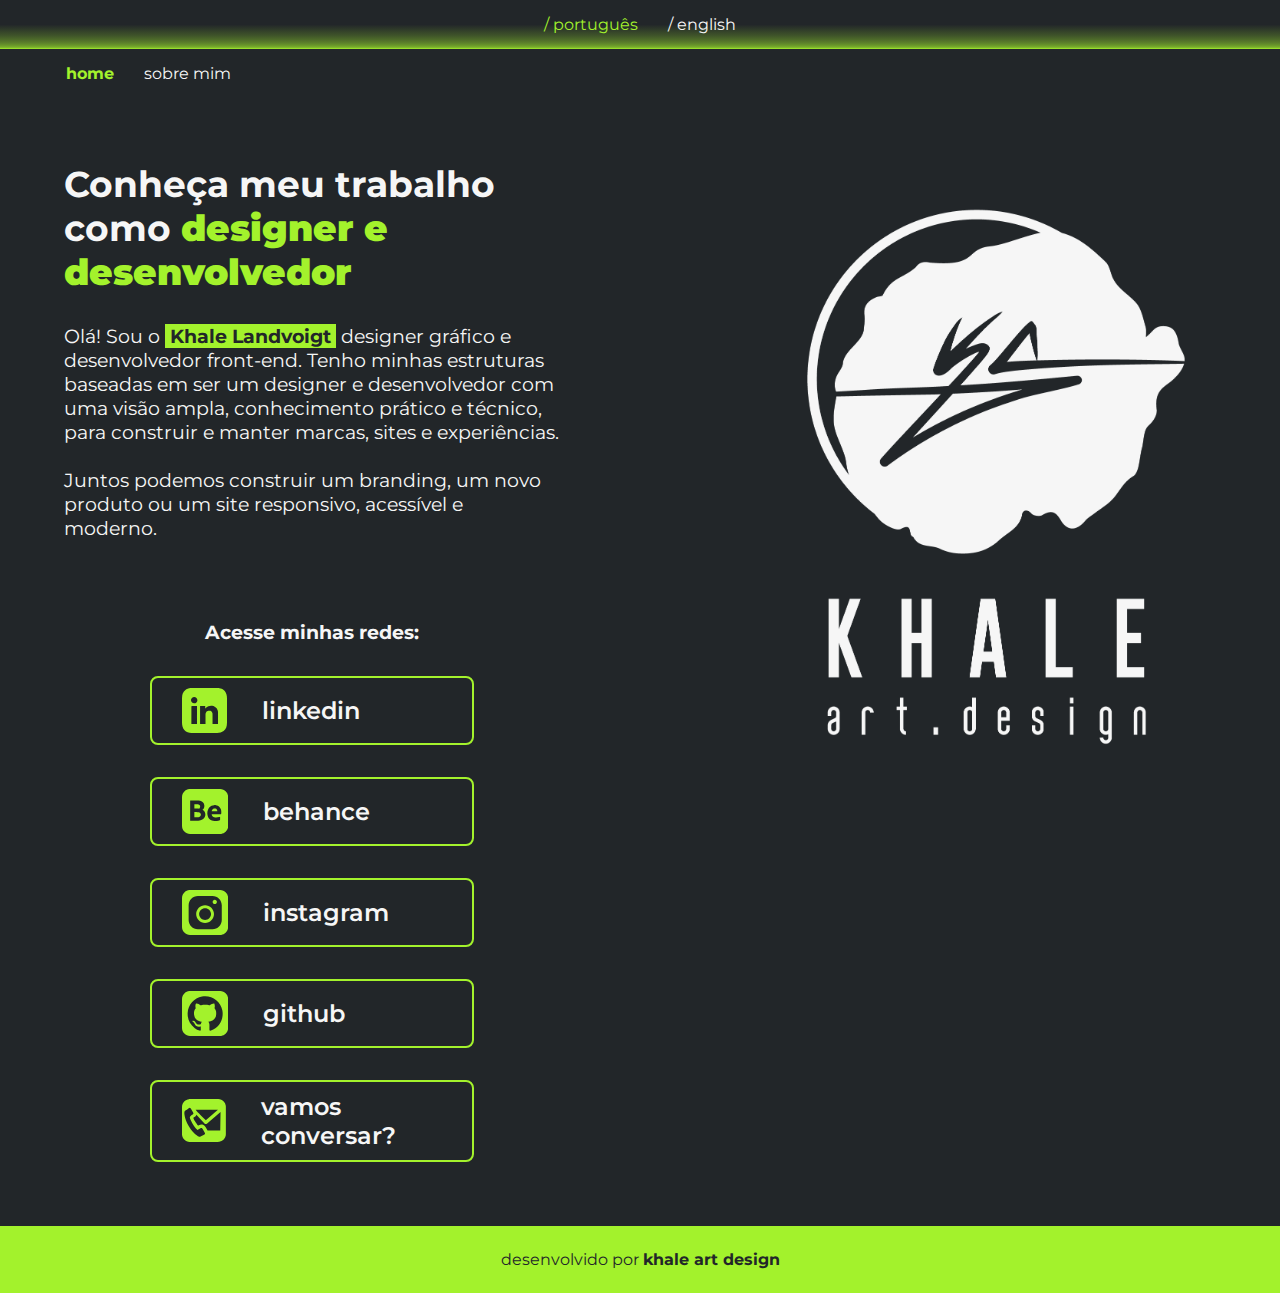
<file: index.html>
<!DOCTYPE html>
<html lang="pt-br">
<head>
    <meta charset="UTF-8">
    <meta http-equiv="X-UA-Compatible" content="IE=edge">
    <meta name="viewport" content="width=device-width, initial-scale=1.0">
    <title>Khale Art Design /Portfolio</title>
    <link rel="shortcut icon" type="image/png" href="/assets/favicon.png">
    <link rel="stylesheet" href="/style.css">
</head>
<body>
    <header class="cabecalho">
        <nav class="idioma_language">
            <p class="idioma_selecionado">/ português</p>
            <a class="idioma_exibicao" href="/pages/english/index.html">/ english</a>
        </nav>
        <nav class="cabecalho__menu">
            <p class="item__menu_selecionado">home</p>
            <a class="item__menu" href="/pages/portugues/sobre-mim.html">sobre mim</a>
        </nav>
    </header>
    <main class="apresentacao">
        <section class="apresentacao__conteudo">
            <h1 class="apresentacao__conteudo__titulo">Conheça meu trabalho como <strong class="titulo-destaque">designer e desenvolvedor</strong></h1>
            <p class="apresentacao__conteudo__texto">Olá! Sou o <strong class="destaque-paragrafo">Khale Landvoigt</strong> designer gráfico e desenvolvedor front-end. Tenho minhas estruturas baseadas em ser um designer e desenvolvedor com uma visão ampla, conhecimento prático e técnico, para construir e manter marcas, sites e experiências. <br><br> Juntos podemos construir um branding, um novo produto ou um site responsivo, acessível e moderno.</p>
            <!-- <div class="exemplos__trabalho">
                <h2>Meus melhores projetos</h2>
                <div class="exemplos__trabalho__projetos">
                    <a class="exemplos__trabalho__thumbnail" href="links">
                        <img src="linkDaThumbnail" alt="imagem de projeto x">
                    </a>

                    <a class="exemplos__trabalho__thumbnail" href="links">
                        <img src="linkDaThumbnail" alt="imagem de projeto x">
                    </a>

                    <a class="exemplos__trabalho__thumbnail" href="links">
                        <img src="linkDaThumbnail" alt="imagem de projeto x">
                    </a>

                    <a class="exemplos__trabalho__thumbnail" href="links">
                        <img src="linkDaThumbnail" alt="imagem de projeto x">
                    </a>

                    <a class="exemplos__trabalho__thumbnail" href="links">
                        <img src="linkDaThumbnail" alt="imagem de projeto x">
                    </a>

                    <a class="exemplos__trabalho__thumbnail" href="links">
                        <img src="linkDaThumbnail" alt="imagem de projeto x">
                    </a>

                    <a class="exemplos__trabalho__thumbnail" href="links">
                        <img src="linkDaThumbnail" alt="imagem de projeto x">
                    </a>

                    <a class="exemplos__trabalho__thumbnail" href="links">
                        <img src="linkDaThumbnail" alt="imagem de projeto x">
                    </a>

                    <a class="exemplos__trabalho__thumbnail" href="links">
                        <img src="linkDaThumbnail" alt="imagem de projeto x">
                    </a>

                    <a class="exemplos__trabalho__thumbnail" href="links">
                        <img src="linkDaThumbnail" alt="imagem de projeto x">
                    </a>
                </div>

                <div class="exemplos__trabalho__botao__vermais">
                    <a class="botao__vermais__exemplos" href="linkParaTelaDeTodosProjetos">
                        <p class="icone__mais__botao__vermais">+</p>
                        ver mais
                    </a>
                </div>
            </div>
             -->
            <div class="apresentacao__botoes">
                <h2 class="botao__titulo">Acesse minhas redes:</h2>
                <a class="botao__individual" href="https://www.linkedin.com/in/khalelandvoigt/" target="_blank">
                    <svg id="linkedin_logo" data-name="Layer 1" xmlns="http://www.w3.org/2000/svg" viewBox="0 0 29.21 29.21">
                        <path d="m29.21,14.59c0,2.45,0,4.89,0,7.34,0,.81-.04,1.61-.15,2.41,0,.06-.02.11-.06.16-.03.04-.05.07-.02.13.04.09-.11.15-.04.25-.1.12-.04.29-.11.43-.07.13-.1.29-.17.42-.1.2-.22.39-.32.59-.15.29-.33.55-.54.8-1,1.18-2.29,1.83-3.82,1.99-.76.08-1.52.1-2.28.1-4.8,0-9.6,0-14.4,0-.82,0-1.63-.01-2.44-.15-1.71-.3-3.05-1.17-3.96-2.66-.5-.81-.74-1.7-.82-2.65C.02,22.97,0,22.2,0,21.43c0-4.7,0-9.4,0-14.1,0-.83.03-1.66.15-2.48.03-.21.11-.42.16-.64.06-.27.16-.53.27-.79.07-.18.18-.34.27-.51.16-.3.35-.57.56-.82.84-1,1.9-1.62,3.17-1.9.65-.14,1.31-.16,1.97-.19.27-.01.53-.02.8-.02,4.85,0,9.69,0,14.54,0,.82,0,1.65.03,2.46.15.48.07.95.21,1.4.41.46.2.89.46,1.28.78.53.44.98.95,1.33,1.54.46.8.71,1.67.78,2.6.06.81.08,1.61.08,2.42,0,2.23,0,4.46,0,6.69Zm-14.15-1.25s0-.08,0-.12c0-.46,0-.93,0-1.39,0-.1-.03-.13-.13-.13-1.02,0-2.05,0-3.07,0-.11,0-.13.03-.13.13,0,3.82,0,7.63,0,11.45,0,.11.03.13.13.13,1.08,0,2.16,0,3.23,0,.2,0,.17.03.17-.16,0-2.02,0-4.04,0-6.06,0-.51.13-.99.41-1.42.1-.16.2-.32.34-.44.19-.16.39-.29.62-.37.53-.2,1.08-.25,1.63-.12.44.11.83.3,1.1.7.13.18.25.37.32.57.13.36.15.73.14,1.11,0,2.02,0,4.04,0,6.06,0,.12.04.14.14.14,1.08,0,2.16,0,3.25,0,.13,0,.17-.02.17-.16,0-2.44,0-4.89,0-7.33,0-.43-.08-.84-.19-1.25-.09-.31-.22-.61-.37-.89-.14-.27-.29-.55-.49-.79-.18-.22-.39-.39-.6-.57-.16-.13-.35-.22-.52-.34-.15-.11-.32-.19-.49-.26-.16-.06-.33-.09-.49-.15-.34-.13-.69-.15-1.04-.18-.7-.05-1.38.07-2.04.32-.23.09-.44.2-.65.31-.33.18-.63.41-.91.66-.19.16-.34.36-.51.56Zm-8.97,4.19c0,1.91,0,3.82,0,5.73,0,.11.03.14.14.14,1.12,0,2.24,0,3.36,0,.11,0,.13-.03.13-.13,0-3.82,0-7.63,0-11.45,0-.11-.03-.13-.13-.13-1.06,0-2.13,0-3.19,0q-.3,0-.3.29c0,1.85,0,3.7,0,5.55Zm-.26-9.7c0,1.17.89,2.11,2.03,2.12,1.18,0,2.12-.9,2.13-2.07,0-1.14-.92-2.07-2.06-2.09-1.1-.01-2.08.88-2.09,2.03Z"/>
                    </svg>
                    linkedin
                </a>
                <a class="botao__individual" href="https://www.behance.net/KhaleArtDesign" target="_blank">
                    <svg id="behance_logo" data-name="Layer 1" xmlns="http://www.w3.org/2000/svg" viewBox="0 0 29 28.27">
                        <path d="m14.5,28.27c-3.15,0-6.31,0-9.46,0-.68,0-1.34-.15-1.96-.43-.6-.26-1.13-.63-1.59-1.09-.44-.45-.79-.96-1.04-1.53-.24-.54-.39-1.11-.42-1.71,0-.15-.02-.29-.02-.44C0,17.07,0,11.07,0,5.08c0-.71.16-1.4.45-2.05.28-.62.66-1.17,1.16-1.63C2.45.61,3.45.14,4.6.03c.17-.02.35-.03.52-.03C11.4,0,17.68,0,23.97,0c.69,0,1.36.16,1.99.44.61.27,1.14.64,1.6,1.12.71.74,1.17,1.62,1.36,2.63.06.32.08.64.08.96,0,6.01,0,12.02,0,18.04,0,.73-.16,1.42-.45,2.08-.28.61-.66,1.15-1.14,1.61-.78.73-1.7,1.19-2.76,1.35-.24.04-.49.05-.73.05-3.14,0-6.27,0-9.41,0Zm-1.64-15.19s.01-.02.02-.02c.01-.01.03-.02.04-.03.41-.31.7-.7.89-1.17.23-.58.28-1.17.18-1.78-.12-.76-.46-1.4-1.08-1.89-.46-.36-.98-.59-1.54-.74-.65-.18-1.31-.23-1.98-.23-.94,0-1.88.01-2.82.02-.41,0-.81.02-1.22.03-.19,0-.22.04-.22.23,0,.03,0,.05,0,.08,0,4.03,0,8.07,0,12.1,0,.04,0,.09,0,.13,0,.12.05.16.17.16.14,0,.28,0,.42,0,.59.01,1.17.04,1.76.04.6,0,1.21,0,1.81,0,.6,0,1.21-.05,1.8-.18.69-.15,1.35-.39,1.94-.78.6-.4,1.06-.91,1.35-1.58.22-.5.29-1.02.28-1.56-.02-.57-.16-1.1-.44-1.59-.26-.46-.64-.8-1.08-1.09-.09-.06-.18-.11-.28-.17Zm5.78,2.78c.08,0,.13,0,.18,0,.73,0,1.46,0,2.19,0,1.13,0,2.25.03,3.38-.07.17-.02.21-.04.23-.21.02-.24.04-.47.06-.71.04-.66,0-1.3-.2-1.94-.2-.64-.52-1.22-.98-1.7-.58-.61-1.32-.92-2.14-1.05-.41-.06-.83-.07-1.24-.03-.54.05-1.07.18-1.56.42-1,.49-1.7,1.28-2.15,2.29-.41.93-.55,1.91-.47,2.92.05.69.21,1.35.51,1.97.42.86,1.06,1.52,1.93,1.94.67.33,1.4.45,2.14.48.46.02.93,0,1.39-.04.63-.07,1.24-.22,1.82-.47.15-.06.2-.16.2-.31,0-.59,0-1.19,0-1.78,0-.05-.02-.09-.03-.14-.2.07-.39.15-.58.21-.62.19-1.25.26-1.89.26-.4,0-.8-.04-1.19-.15-.7-.2-1.2-.63-1.46-1.32-.07-.18-.11-.36-.13-.56Z"/>
                        <path d="m7.76,17.72v-3.2s.08,0,.12,0c.68,0,1.36,0,2.04.02.37,0,.73.08,1.07.22.49.19.76.56.85,1.07.07.37.03.72-.16,1.05-.2.34-.5.54-.86.67-.33.12-.67.18-1.02.21-.65.05-1.3.01-1.94-.01-.03,0-.06,0-.1-.01Z"/>
                        <path d="m7.76,9.52c.09,0,.18-.01.27-.01.42,0,.85,0,1.27,0,.38,0,.75.05,1.11.17.44.14.79.4.93.86.17.56.09,1.09-.28,1.56-.05.07-.11.13-.17.19-.04.04-.08.06-.13.05-.33-.07-.67-.07-1-.07-.62,0-1.24,0-1.86-.01-.04,0-.08,0-.13,0v-2.7Z"/>
                        <path d="m22.16,13.93c-.1,0-.2.02-.29.02-.78,0-1.56,0-2.33.01-.25,0-.49,0-.74,0-.04,0-.09,0-.15,0,0-.06.01-.12.03-.17.08-.36.23-.69.47-.97.28-.31.63-.5,1.04-.56.29-.04.57-.03.85.05.66.2,1.13.83,1.13,1.52,0,.03,0,.05,0,.1Z"/>
                    </svg>
                    behance
                </a>
                <a class="botao__individual" href="https://www.instagram.com/art.khale" target="_blank">
                    <svg id="instagram_logo" data-name="Layer 1" xmlns="http://www.w3.org/2000/svg" viewBox="0 0 29 28.27">
                        <path d="m28.92,4.19c-.19-1.01-.65-1.89-1.36-2.63-.46-.48-1-.85-1.6-1.12C25.32.16,24.66,0,23.97,0,17.68,0,11.4,0,5.12,0c-.17,0-.35,0-.52.03-1.15.12-2.15.58-2.99,1.37-.5.46-.88,1.01-1.16,1.63C.16,3.68,0,4.36,0,5.08,0,11.07,0,17.07,0,23.07c0,.15,0,.29.02.44.03.6.18,1.16.42,1.71.25.57.6,1.08,1.04,1.53.46.47.99.83,1.59,1.09.63.27,1.28.43,1.96.43,3.15,0,6.31,0,9.46,0s6.27,0,9.41,0c.24,0,.49-.02.73-.05,1.06-.16,1.98-.61,2.76-1.35.49-.46.87-1,1.14-1.61.3-.66.45-1.35.45-2.08,0-6.01,0-12.02,0-18.04,0-.32-.02-.64-.08-.96Zm-3.93,14.61c0,3.22-2.61,5.83-5.83,5.83h-9.16c-3.22,0-5.83-2.61-5.83-5.83v-9.16c0-3.22,2.61-5.83,5.83-5.83h9.16c3.22,0,5.83,2.61,5.83,5.83v9.16Z"/>
                        <path d="m20.58,6.16c-.74,0-1.34.6-1.34,1.34s.6,1.34,1.34,1.34,1.34-.6,1.34-1.34-.6-1.34-1.34-1.34Z"/>
                        <path d="m14.5,9.54c-3.09,0-5.6,2.51-5.6,5.6s2.51,5.6,5.6,5.6c3.09,0,5.59-2.51,5.6-5.6,0-3.09-2.51-5.6-5.6-5.6Zm0,9.33c-2.06,0-3.73-1.67-3.73-3.73s1.67-3.73,3.73-3.73c2.06,0,3.73,1.67,3.73,3.73,0,2.06-1.67,3.73-3.73,3.73Z"/>
                    </svg>
                    instagram
                </a>
                <a class="botao__individual" href="https://github.com/khaleLandvoigt" target="_blank">
                    <svg id="github_logo" data-name="Layer 1" xmlns="http://www.w3.org/2000/svg" viewBox="0 0 29 28.27">
                        <path d="m28.92,4.19c-.19-1.01-.65-1.89-1.36-2.63-.46-.48-1-.85-1.6-1.12C25.32.16,24.66,0,23.97,0,17.68,0,11.4,0,5.12,0c-.17,0-.35,0-.52.03-1.15.12-2.15.58-2.99,1.37-.5.46-.88,1.01-1.16,1.63C.16,3.68,0,4.36,0,5.08,0,11.07,0,17.07,0,23.07c0,.15,0,.29.02.44.03.6.18,1.16.42,1.71.25.57.6,1.08,1.04,1.53.46.47.99.83,1.59,1.09.63.27,1.28.43,1.96.43,3.15,0,6.31,0,9.46,0s6.27,0,9.41,0c.24,0,.49-.02.73-.05,1.06-.16,1.98-.61,2.76-1.35.49-.46.87-1,1.14-1.61.3-.66.45-1.35.45-2.08,0-6.01,0-12.02,0-18.04,0-.32-.02-.64-.08-.96Zm-10.76,20.66c-.07.02-.13.05-.2.07-.42.1-.73-.14-.73-.57,0-.93,0-1.85.01-2.78.01-.83-.08-1.62-.71-2.28.5-.1.96-.17,1.4-.29,2.15-.55,3.39-2.02,3.54-4.23.04-.64.03-1.29-.05-1.93-.08-.7-.42-1.31-.87-1.85-.1-.12-.14-.21-.09-.37.26-.86.18-1.71-.09-2.55-.06-.17-.16-.26-.33-.22-.43.1-.88.17-1.28.34-.46.19-.87.48-1.31.7-.11.06-.27.09-.38.06-1.7-.41-3.39-.4-5.08,0-.12.03-.3,0-.41-.07-.74-.45-1.48-.89-2.36-1.01-.43-.06-.47-.04-.59.37-.24.8-.28,1.61-.04,2.42.02.08,0,.2-.04.26-.97,1.15-1.15,2.49-.97,3.92.12.97.39,1.88,1.02,2.65.75.93,1.78,1.37,2.92,1.61.31.07.63.11,1,.17-.38.42-.58.89-.66,1.42,0,.06-.1.11-.17.14-1.21.53-2.33.18-3.03-.95-.37-.59-.85-1.05-1.57-1.15-.19-.03-.52.02-.58.14-.12.22.16.35.32.46.55.34.95.82,1.16,1.41.42,1.23,1.59,1.79,2.93,1.69.29-.02.57-.06.87-.1,0,.08.02.15.02.21,0,.59.01,1.17.01,1.76,0,.51-.33.75-.82.59-1.07-.36-2.06-.86-2.95-1.55-3.14-2.42-4.67-5.62-4.49-9.57.23-5.13,4-9.38,9.03-10.32,5.88-1.09,11.66,2.87,12.77,8.77,1.03,5.47-1.98,10.8-7.15,12.63Z"/>
                    </svg>
                    github
                </a>
                <a class="botao__individual" href="mailto:hello@khaleartdesign.com.br">
                    <svg id="contato_logo" data-name="Layer 1" xmlns="http://www.w3.org/2000/svg" viewBox="0 0 29 28.27">
                        <path d="m28.92,4.19c-.19-1.01-.65-1.89-1.36-2.63-.46-.48-1-.85-1.6-1.12C25.32.16,24.66,0,23.97,0,17.68,0,11.4,0,5.12,0c-.17,0-.35,0-.52.03-1.15.12-2.15.58-2.99,1.37-.5.46-.88,1.01-1.16,1.63C.16,3.68,0,4.36,0,5.08,0,11.07,0,17.07,0,23.07c0,.15,0,.29.02.44.03.59.18,1.16.42,1.71.25.57.6,1.08,1.04,1.53.46.47.99.83,1.59,1.09.63.27,1.28.43,1.96.43,3.15,0,6.31,0,9.46,0s6.27,0,9.41,0c.24,0,.49-.02.73-.05,1.06-.16,1.98-.61,2.76-1.35.49-.46.87-1,1.14-1.61.3-.66.45-1.35.45-2.08,0-6.01,0-12.02,0-18.04,0-.32-.02-.64-.08-.96Zm-5.19,2.92l-7.99,6.85s-6.38-5.98-6.71-6.85h14.7Zm-9.13,16.41c-.23.12-.47.22-.71.32-.44.19-.9.38-1.31.67-.1.07-.21.13-.31.17l-.09.04c-.06.03-.13.05-.19.07-.03,0-.06.02-.1.02-.06.01-.12.02-.2.03h-.06s-.04,0-.04,0h-.06s-.03,0-.03,0c-.07,0-.13,0-.2-.02-.04,0-.08-.02-.12-.03-.07-.02-.14-.04-.23-.07-.03-.01-.07-.02-.1-.04-.08-.03-.16-.07-.24-.11l-.06-.03-.05-.03c-.12-.07-.24-.14-.37-.22-2.15-1.43-3.91-3.43-5.71-6.5-1.63-2.79-2.52-5.21-2.79-7.63-.04-.37-.06-.67-.06-.95,0-.99.26-1.51.94-1.85.49-.24.92-.56,1.33-.87.23-.17.45-.34.69-.49.1-.07.21-.12.35-.17l.05-.02c.08-.03.16-.04.22-.04h.01s.04,0,.04,0c.03,0,.06,0,.14.03.03.01.06.03.09.04.02.01.04.02.05.03.04.03.07.06.1.09l.05.05h0c.06.07.12.15.17.24.53.86,1.05,1.76,1.54,2.67.12.23.18.42.18.58,0,.13-.06.34-.46.63-.03.02-.07.04-.1.06-.04.02-.08.04-.13.08-1.87,1.19-1.96,1.49-1.1,3.5.62,1.45,1.3,2.71,2.08,3.85.24.35.47.66.7.95.45.57.9,1.08,1.39,1.55l.28.27.34-.19.55-.3c.39-.21.77-.42,1.15-.62.13-.07.26-.12.43-.17.1-.03.18-.04.23-.04h.02s.08.01.16.04c.03.01.06.03.09.05.02.01.03.02.05.04.04.03.07.07.11.1l.05.05h0c.06.08.13.16.19.27.39.65.76,1.3,1.12,1.94.06.1.11.2.17.3.07.12.14.23.2.35.17.31.23.56.17.74-.06.19-.26.38-.61.55Zm10.66-2.82l-8.35.08s-.04-.07-.06-.1c-.05-.09-.1-.17-.15-.26-.35-.62-.74-1.32-1.15-2-.84-1.38-1.91-1.67-2.66-1.67-.55,0-1.11.15-1.73.47-.17.09-.34.18-.51.27-.06-.07-.11-.13-.17-.2,0,0-1.3-1.7-2.26-3.18-.18-.37-.36-.76-.53-1.16-.1-.23-.17-.41-.22-.54.13-.09.29-.2.51-.34l.05-.03c.1-.06.18-.11.26-.16.73-.51,1.07-1.09,1.23-1.59l5.5,5.93c.19.17.45.26.71.26.24,0,.46-.07.64-.2h.01s.06-.05.06-.05l4.58-3.99.03.05,4.41-3.78-.19,12.21Z"/>
                    </svg>
                    vamos conversar?
                </a>
            </div>
        </section>
        <img class="apresentacao__imagem" src="/assets/Logotipo Padrão Claro.png" alt="logotipo khale art design">
    </main>
    <footer class="rodape">
        <p>desenvolvido por <strong>khale art design</strong></p>
    </footer>
</body>
</html>
</file>
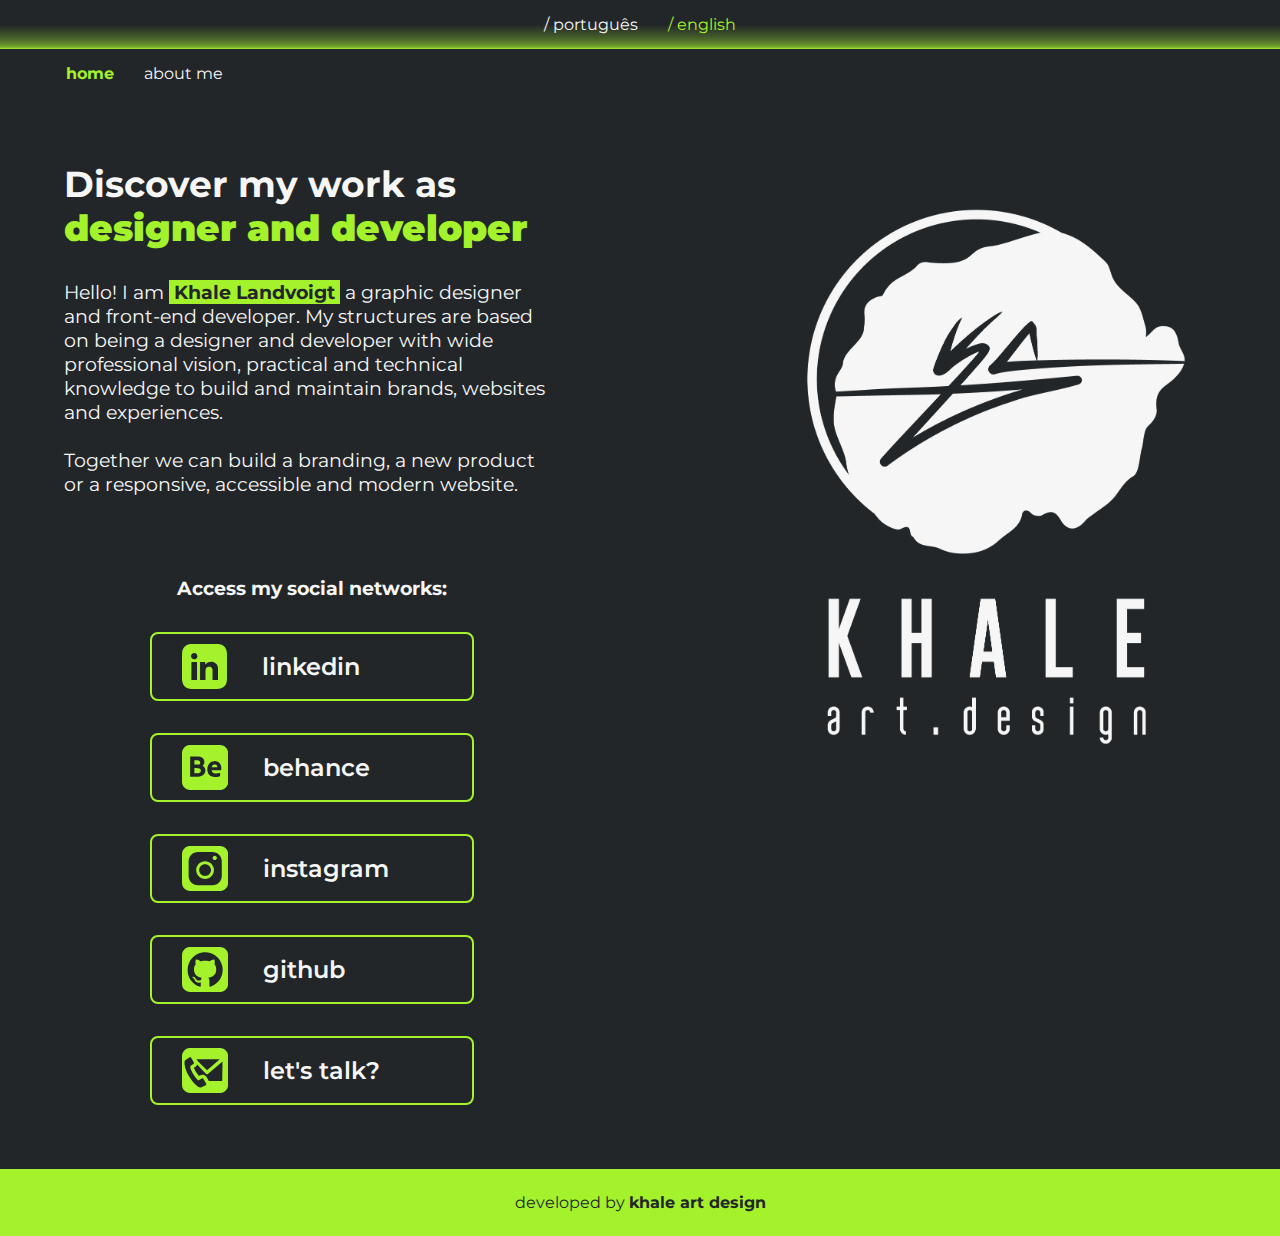
<file: pages/english/index.html>
<!DOCTYPE html>
<html lang="pt-br">
<head>
    <meta charset="UTF-8">
    <meta http-equiv="X-UA-Compatible" content="IE=edge">
    <meta name="viewport" content="width=device-width, initial-scale=1.0">
    <title>Khale Art Design /Portfolio</title>
    <link rel="stylesheet" href="/style.css">
</head>
<body>
    <header class="cabecalho">
        <nav class="idioma_language">
            <a class="idioma_exibicao" href="/index.html">/ português</a>
            <p class="idioma_selecionado">/ english</p>
        </nav>
        <nav class="cabecalho__menu">
            <p class="item__menu_selecionado">home</p>
            <a class="item__menu" href="/pages/english/about-me.html">about me</a>
        </nav>
    </header>
    <main class="apresentacao">
        <section class="apresentacao__conteudo">
            <h1 class="apresentacao__conteudo__titulo">Discover my work as <strong class="titulo-destaque">designer and developer</strong></h1>
            <p class="apresentacao__conteudo__texto">Hello! I am <strong class="destaque-paragrafo">Khale Landvoigt</strong> a graphic designer and front-end developer. My structures are based on being a designer and developer with wide professional vision, practical and technical knowledge to build and maintain brands, websites and experiences. <br><br> Together we can build a branding, a new product or a responsive, accessible and modern website.</p>
            <!-- <div class="exemplos__trabalho">
                <h2>Meus melhores projetos</h2>
                <div class="exemplos__trabalho__projetos">
                    <a class="exemplos__trabalho__thumbnail" href="links">
                        <img src="linkDaThumbnail" alt="imagem de projeto x">
                    </a>

                    <a class="exemplos__trabalho__thumbnail" href="links">
                        <img src="linkDaThumbnail" alt="imagem de projeto x">
                    </a>

                    <a class="exemplos__trabalho__thumbnail" href="links">
                        <img src="linkDaThumbnail" alt="imagem de projeto x">
                    </a>

                    <a class="exemplos__trabalho__thumbnail" href="links">
                        <img src="linkDaThumbnail" alt="imagem de projeto x">
                    </a>

                    <a class="exemplos__trabalho__thumbnail" href="links">
                        <img src="linkDaThumbnail" alt="imagem de projeto x">
                    </a>

                    <a class="exemplos__trabalho__thumbnail" href="links">
                        <img src="linkDaThumbnail" alt="imagem de projeto x">
                    </a>

                    <a class="exemplos__trabalho__thumbnail" href="links">
                        <img src="linkDaThumbnail" alt="imagem de projeto x">
                    </a>

                    <a class="exemplos__trabalho__thumbnail" href="links">
                        <img src="linkDaThumbnail" alt="imagem de projeto x">
                    </a>

                    <a class="exemplos__trabalho__thumbnail" href="links">
                        <img src="linkDaThumbnail" alt="imagem de projeto x">
                    </a>

                    <a class="exemplos__trabalho__thumbnail" href="links">
                        <img src="linkDaThumbnail" alt="imagem de projeto x">
                    </a>
                </div>

                <div class="exemplos__trabalho__botao__vermais">
                    <a class="botao__vermais__exemplos" href="linkParaTelaDeTodosProjetos">
                        <p class="icone__mais__botao__vermais">+</p>
                        ver mais
                    </a>
                </div>
            </div>
             -->
            <div class="apresentacao__botoes">
                <h2 class="botao__titulo">Access my social networks:</h2>
                <a class="botao__individual" href="https://www.linkedin.com/in/khalelandvoigt/" target="_blank">
                    <svg id="linkedin_logo" data-name="Layer 1" xmlns="http://www.w3.org/2000/svg" viewBox="0 0 29.21 29.21">
                        <path d="m29.21,14.59c0,2.45,0,4.89,0,7.34,0,.81-.04,1.61-.15,2.41,0,.06-.02.11-.06.16-.03.04-.05.07-.02.13.04.09-.11.15-.04.25-.1.12-.04.29-.11.43-.07.13-.1.29-.17.42-.1.2-.22.39-.32.59-.15.29-.33.55-.54.8-1,1.18-2.29,1.83-3.82,1.99-.76.08-1.52.1-2.28.1-4.8,0-9.6,0-14.4,0-.82,0-1.63-.01-2.44-.15-1.71-.3-3.05-1.17-3.96-2.66-.5-.81-.74-1.7-.82-2.65C.02,22.97,0,22.2,0,21.43c0-4.7,0-9.4,0-14.1,0-.83.03-1.66.15-2.48.03-.21.11-.42.16-.64.06-.27.16-.53.27-.79.07-.18.18-.34.27-.51.16-.3.35-.57.56-.82.84-1,1.9-1.62,3.17-1.9.65-.14,1.31-.16,1.97-.19.27-.01.53-.02.8-.02,4.85,0,9.69,0,14.54,0,.82,0,1.65.03,2.46.15.48.07.95.21,1.4.41.46.2.89.46,1.28.78.53.44.98.95,1.33,1.54.46.8.71,1.67.78,2.6.06.81.08,1.61.08,2.42,0,2.23,0,4.46,0,6.69Zm-14.15-1.25s0-.08,0-.12c0-.46,0-.93,0-1.39,0-.1-.03-.13-.13-.13-1.02,0-2.05,0-3.07,0-.11,0-.13.03-.13.13,0,3.82,0,7.63,0,11.45,0,.11.03.13.13.13,1.08,0,2.16,0,3.23,0,.2,0,.17.03.17-.16,0-2.02,0-4.04,0-6.06,0-.51.13-.99.41-1.42.1-.16.2-.32.34-.44.19-.16.39-.29.62-.37.53-.2,1.08-.25,1.63-.12.44.11.83.3,1.1.7.13.18.25.37.32.57.13.36.15.73.14,1.11,0,2.02,0,4.04,0,6.06,0,.12.04.14.14.14,1.08,0,2.16,0,3.25,0,.13,0,.17-.02.17-.16,0-2.44,0-4.89,0-7.33,0-.43-.08-.84-.19-1.25-.09-.31-.22-.61-.37-.89-.14-.27-.29-.55-.49-.79-.18-.22-.39-.39-.6-.57-.16-.13-.35-.22-.52-.34-.15-.11-.32-.19-.49-.26-.16-.06-.33-.09-.49-.15-.34-.13-.69-.15-1.04-.18-.7-.05-1.38.07-2.04.32-.23.09-.44.2-.65.31-.33.18-.63.41-.91.66-.19.16-.34.36-.51.56Zm-8.97,4.19c0,1.91,0,3.82,0,5.73,0,.11.03.14.14.14,1.12,0,2.24,0,3.36,0,.11,0,.13-.03.13-.13,0-3.82,0-7.63,0-11.45,0-.11-.03-.13-.13-.13-1.06,0-2.13,0-3.19,0q-.3,0-.3.29c0,1.85,0,3.7,0,5.55Zm-.26-9.7c0,1.17.89,2.11,2.03,2.12,1.18,0,2.12-.9,2.13-2.07,0-1.14-.92-2.07-2.06-2.09-1.1-.01-2.08.88-2.09,2.03Z"/>
                    </svg>
                    linkedin
                </a>
                <a class="botao__individual" href="https://www.behance.net/KhaleArtDesign" target="_blank">
                    <svg id="behance_logo" data-name="Layer 1" xmlns="http://www.w3.org/2000/svg" viewBox="0 0 29 28.27">
                        <path d="m14.5,28.27c-3.15,0-6.31,0-9.46,0-.68,0-1.34-.15-1.96-.43-.6-.26-1.13-.63-1.59-1.09-.44-.45-.79-.96-1.04-1.53-.24-.54-.39-1.11-.42-1.71,0-.15-.02-.29-.02-.44C0,17.07,0,11.07,0,5.08c0-.71.16-1.4.45-2.05.28-.62.66-1.17,1.16-1.63C2.45.61,3.45.14,4.6.03c.17-.02.35-.03.52-.03C11.4,0,17.68,0,23.97,0c.69,0,1.36.16,1.99.44.61.27,1.14.64,1.6,1.12.71.74,1.17,1.62,1.36,2.63.06.32.08.64.08.96,0,6.01,0,12.02,0,18.04,0,.73-.16,1.42-.45,2.08-.28.61-.66,1.15-1.14,1.61-.78.73-1.7,1.19-2.76,1.35-.24.04-.49.05-.73.05-3.14,0-6.27,0-9.41,0Zm-1.64-15.19s.01-.02.02-.02c.01-.01.03-.02.04-.03.41-.31.7-.7.89-1.17.23-.58.28-1.17.18-1.78-.12-.76-.46-1.4-1.08-1.89-.46-.36-.98-.59-1.54-.74-.65-.18-1.31-.23-1.98-.23-.94,0-1.88.01-2.82.02-.41,0-.81.02-1.22.03-.19,0-.22.04-.22.23,0,.03,0,.05,0,.08,0,4.03,0,8.07,0,12.1,0,.04,0,.09,0,.13,0,.12.05.16.17.16.14,0,.28,0,.42,0,.59.01,1.17.04,1.76.04.6,0,1.21,0,1.81,0,.6,0,1.21-.05,1.8-.18.69-.15,1.35-.39,1.94-.78.6-.4,1.06-.91,1.35-1.58.22-.5.29-1.02.28-1.56-.02-.57-.16-1.1-.44-1.59-.26-.46-.64-.8-1.08-1.09-.09-.06-.18-.11-.28-.17Zm5.78,2.78c.08,0,.13,0,.18,0,.73,0,1.46,0,2.19,0,1.13,0,2.25.03,3.38-.07.17-.02.21-.04.23-.21.02-.24.04-.47.06-.71.04-.66,0-1.3-.2-1.94-.2-.64-.52-1.22-.98-1.7-.58-.61-1.32-.92-2.14-1.05-.41-.06-.83-.07-1.24-.03-.54.05-1.07.18-1.56.42-1,.49-1.7,1.28-2.15,2.29-.41.93-.55,1.91-.47,2.92.05.69.21,1.35.51,1.97.42.86,1.06,1.52,1.93,1.94.67.33,1.4.45,2.14.48.46.02.93,0,1.39-.04.63-.07,1.24-.22,1.82-.47.15-.06.2-.16.2-.31,0-.59,0-1.19,0-1.78,0-.05-.02-.09-.03-.14-.2.07-.39.15-.58.21-.62.19-1.25.26-1.89.26-.4,0-.8-.04-1.19-.15-.7-.2-1.2-.63-1.46-1.32-.07-.18-.11-.36-.13-.56Z"/>
                        <path d="m7.76,17.72v-3.2s.08,0,.12,0c.68,0,1.36,0,2.04.02.37,0,.73.08,1.07.22.49.19.76.56.85,1.07.07.37.03.72-.16,1.05-.2.34-.5.54-.86.67-.33.12-.67.18-1.02.21-.65.05-1.3.01-1.94-.01-.03,0-.06,0-.1-.01Z"/>
                        <path d="m7.76,9.52c.09,0,.18-.01.27-.01.42,0,.85,0,1.27,0,.38,0,.75.05,1.11.17.44.14.79.4.93.86.17.56.09,1.09-.28,1.56-.05.07-.11.13-.17.19-.04.04-.08.06-.13.05-.33-.07-.67-.07-1-.07-.62,0-1.24,0-1.86-.01-.04,0-.08,0-.13,0v-2.7Z"/>
                        <path d="m22.16,13.93c-.1,0-.2.02-.29.02-.78,0-1.56,0-2.33.01-.25,0-.49,0-.74,0-.04,0-.09,0-.15,0,0-.06.01-.12.03-.17.08-.36.23-.69.47-.97.28-.31.63-.5,1.04-.56.29-.04.57-.03.85.05.66.2,1.13.83,1.13,1.52,0,.03,0,.05,0,.1Z"/>
                    </svg>
                    behance
                </a>
                <a class="botao__individual" href="https://www.instagram.com/art.khale" target="_blank">
                    <svg id="instagram_logo" data-name="Layer 1" xmlns="http://www.w3.org/2000/svg" viewBox="0 0 29 28.27">
                        <path d="m28.92,4.19c-.19-1.01-.65-1.89-1.36-2.63-.46-.48-1-.85-1.6-1.12C25.32.16,24.66,0,23.97,0,17.68,0,11.4,0,5.12,0c-.17,0-.35,0-.52.03-1.15.12-2.15.58-2.99,1.37-.5.46-.88,1.01-1.16,1.63C.16,3.68,0,4.36,0,5.08,0,11.07,0,17.07,0,23.07c0,.15,0,.29.02.44.03.6.18,1.16.42,1.71.25.57.6,1.08,1.04,1.53.46.47.99.83,1.59,1.09.63.27,1.28.43,1.96.43,3.15,0,6.31,0,9.46,0s6.27,0,9.41,0c.24,0,.49-.02.73-.05,1.06-.16,1.98-.61,2.76-1.35.49-.46.87-1,1.14-1.61.3-.66.45-1.35.45-2.08,0-6.01,0-12.02,0-18.04,0-.32-.02-.64-.08-.96Zm-3.93,14.61c0,3.22-2.61,5.83-5.83,5.83h-9.16c-3.22,0-5.83-2.61-5.83-5.83v-9.16c0-3.22,2.61-5.83,5.83-5.83h9.16c3.22,0,5.83,2.61,5.83,5.83v9.16Z"/>
                        <path d="m20.58,6.16c-.74,0-1.34.6-1.34,1.34s.6,1.34,1.34,1.34,1.34-.6,1.34-1.34-.6-1.34-1.34-1.34Z"/>
                        <path d="m14.5,9.54c-3.09,0-5.6,2.51-5.6,5.6s2.51,5.6,5.6,5.6c3.09,0,5.59-2.51,5.6-5.6,0-3.09-2.51-5.6-5.6-5.6Zm0,9.33c-2.06,0-3.73-1.67-3.73-3.73s1.67-3.73,3.73-3.73c2.06,0,3.73,1.67,3.73,3.73,0,2.06-1.67,3.73-3.73,3.73Z"/>
                    </svg>
                    instagram
                </a>
                <a class="botao__individual" href="https://github.com/" target="_blank">
                    <svg id="github_logo" data-name="Layer 1" xmlns="http://www.w3.org/2000/svg" viewBox="0 0 29 28.27">
                        <path d="m28.92,4.19c-.19-1.01-.65-1.89-1.36-2.63-.46-.48-1-.85-1.6-1.12C25.32.16,24.66,0,23.97,0,17.68,0,11.4,0,5.12,0c-.17,0-.35,0-.52.03-1.15.12-2.15.58-2.99,1.37-.5.46-.88,1.01-1.16,1.63C.16,3.68,0,4.36,0,5.08,0,11.07,0,17.07,0,23.07c0,.15,0,.29.02.44.03.6.18,1.16.42,1.71.25.57.6,1.08,1.04,1.53.46.47.99.83,1.59,1.09.63.27,1.28.43,1.96.43,3.15,0,6.31,0,9.46,0s6.27,0,9.41,0c.24,0,.49-.02.73-.05,1.06-.16,1.98-.61,2.76-1.35.49-.46.87-1,1.14-1.61.3-.66.45-1.35.45-2.08,0-6.01,0-12.02,0-18.04,0-.32-.02-.64-.08-.96Zm-10.76,20.66c-.07.02-.13.05-.2.07-.42.1-.73-.14-.73-.57,0-.93,0-1.85.01-2.78.01-.83-.08-1.62-.71-2.28.5-.1.96-.17,1.4-.29,2.15-.55,3.39-2.02,3.54-4.23.04-.64.03-1.29-.05-1.93-.08-.7-.42-1.31-.87-1.85-.1-.12-.14-.21-.09-.37.26-.86.18-1.71-.09-2.55-.06-.17-.16-.26-.33-.22-.43.1-.88.17-1.28.34-.46.19-.87.48-1.31.7-.11.06-.27.09-.38.06-1.7-.41-3.39-.4-5.08,0-.12.03-.3,0-.41-.07-.74-.45-1.48-.89-2.36-1.01-.43-.06-.47-.04-.59.37-.24.8-.28,1.61-.04,2.42.02.08,0,.2-.04.26-.97,1.15-1.15,2.49-.97,3.92.12.97.39,1.88,1.02,2.65.75.93,1.78,1.37,2.92,1.61.31.07.63.11,1,.17-.38.42-.58.89-.66,1.42,0,.06-.1.11-.17.14-1.21.53-2.33.18-3.03-.95-.37-.59-.85-1.05-1.57-1.15-.19-.03-.52.02-.58.14-.12.22.16.35.32.46.55.34.95.82,1.16,1.41.42,1.23,1.59,1.79,2.93,1.69.29-.02.57-.06.87-.1,0,.08.02.15.02.21,0,.59.01,1.17.01,1.76,0,.51-.33.75-.82.59-1.07-.36-2.06-.86-2.95-1.55-3.14-2.42-4.67-5.62-4.49-9.57.23-5.13,4-9.38,9.03-10.32,5.88-1.09,11.66,2.87,12.77,8.77,1.03,5.47-1.98,10.8-7.15,12.63Z"/>
                    </svg>
                    github
                </a>
                <a class="botao__individual" href="https://www.linkedin.com/in/khalelandvoigt/" target="_blank">
                    <svg id="contato_logo" data-name="Layer 1" xmlns="http://www.w3.org/2000/svg" viewBox="0 0 29 28.27">
                        <path d="m28.92,4.19c-.19-1.01-.65-1.89-1.36-2.63-.46-.48-1-.85-1.6-1.12C25.32.16,24.66,0,23.97,0,17.68,0,11.4,0,5.12,0c-.17,0-.35,0-.52.03-1.15.12-2.15.58-2.99,1.37-.5.46-.88,1.01-1.16,1.63C.16,3.68,0,4.36,0,5.08,0,11.07,0,17.07,0,23.07c0,.15,0,.29.02.44.03.59.18,1.16.42,1.71.25.57.6,1.08,1.04,1.53.46.47.99.83,1.59,1.09.63.27,1.28.43,1.96.43,3.15,0,6.31,0,9.46,0s6.27,0,9.41,0c.24,0,.49-.02.73-.05,1.06-.16,1.98-.61,2.76-1.35.49-.46.87-1,1.14-1.61.3-.66.45-1.35.45-2.08,0-6.01,0-12.02,0-18.04,0-.32-.02-.64-.08-.96Zm-5.19,2.92l-7.99,6.85s-6.38-5.98-6.71-6.85h14.7Zm-9.13,16.41c-.23.12-.47.22-.71.32-.44.19-.9.38-1.31.67-.1.07-.21.13-.31.17l-.09.04c-.06.03-.13.05-.19.07-.03,0-.06.02-.1.02-.06.01-.12.02-.2.03h-.06s-.04,0-.04,0h-.06s-.03,0-.03,0c-.07,0-.13,0-.2-.02-.04,0-.08-.02-.12-.03-.07-.02-.14-.04-.23-.07-.03-.01-.07-.02-.1-.04-.08-.03-.16-.07-.24-.11l-.06-.03-.05-.03c-.12-.07-.24-.14-.37-.22-2.15-1.43-3.91-3.43-5.71-6.5-1.63-2.79-2.52-5.21-2.79-7.63-.04-.37-.06-.67-.06-.95,0-.99.26-1.51.94-1.85.49-.24.92-.56,1.33-.87.23-.17.45-.34.69-.49.1-.07.21-.12.35-.17l.05-.02c.08-.03.16-.04.22-.04h.01s.04,0,.04,0c.03,0,.06,0,.14.03.03.01.06.03.09.04.02.01.04.02.05.03.04.03.07.06.1.09l.05.05h0c.06.07.12.15.17.24.53.86,1.05,1.76,1.54,2.67.12.23.18.42.18.58,0,.13-.06.34-.46.63-.03.02-.07.04-.1.06-.04.02-.08.04-.13.08-1.87,1.19-1.96,1.49-1.1,3.5.62,1.45,1.3,2.71,2.08,3.85.24.35.47.66.7.95.45.57.9,1.08,1.39,1.55l.28.27.34-.19.55-.3c.39-.21.77-.42,1.15-.62.13-.07.26-.12.43-.17.1-.03.18-.04.23-.04h.02s.08.01.16.04c.03.01.06.03.09.05.02.01.03.02.05.04.04.03.07.07.11.1l.05.05h0c.06.08.13.16.19.27.39.65.76,1.3,1.12,1.94.06.1.11.2.17.3.07.12.14.23.2.35.17.31.23.56.17.74-.06.19-.26.38-.61.55Zm10.66-2.82l-8.35.08s-.04-.07-.06-.1c-.05-.09-.1-.17-.15-.26-.35-.62-.74-1.32-1.15-2-.84-1.38-1.91-1.67-2.66-1.67-.55,0-1.11.15-1.73.47-.17.09-.34.18-.51.27-.06-.07-.11-.13-.17-.2,0,0-1.3-1.7-2.26-3.18-.18-.37-.36-.76-.53-1.16-.1-.23-.17-.41-.22-.54.13-.09.29-.2.51-.34l.05-.03c.1-.06.18-.11.26-.16.73-.51,1.07-1.09,1.23-1.59l5.5,5.93c.19.17.45.26.71.26.24,0,.46-.07.64-.2h.01s.06-.05.06-.05l4.58-3.99.03.05,4.41-3.78-.19,12.21Z"/>
                    </svg>
                    let's talk?
                </a>
            </div>
        </section>
        <img class="apresentacao__imagem" src="/assets/Logotipo Padrão Claro.png" alt="logotipo site">
    </main>
    <footer class="rodape">
        <p>developed by <strong>khale art design</strong></p>

    </footer>
</body>
</html>
</file>
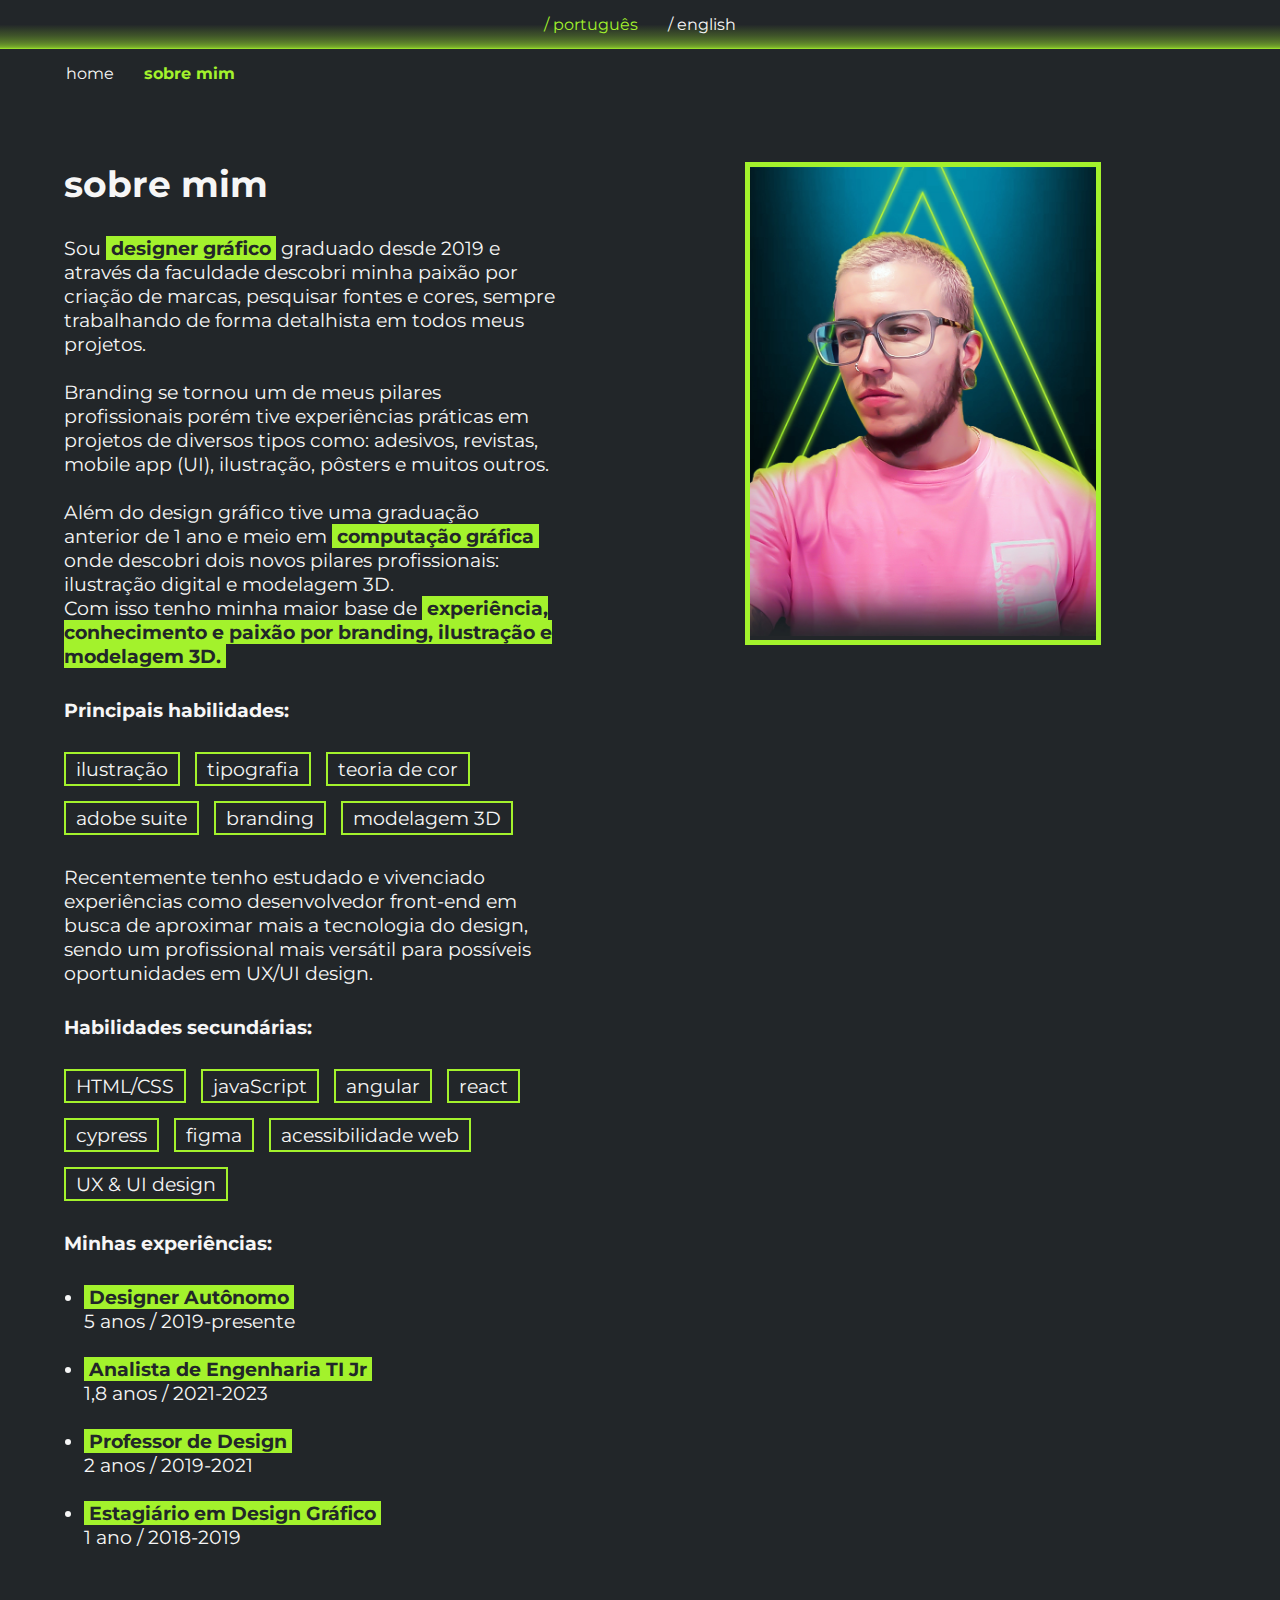
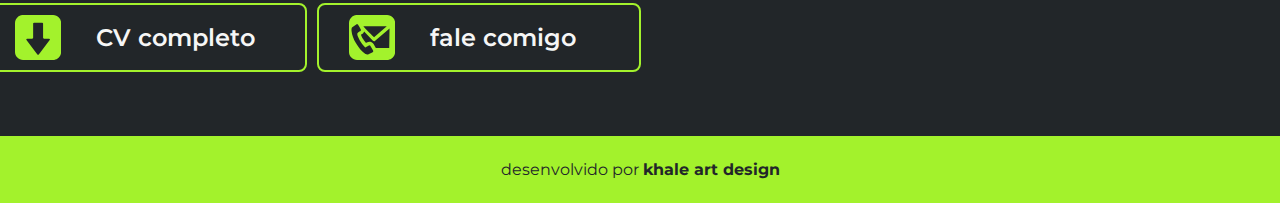
<file: pages/sobre-mim.html>
<!DOCTYPE html>
<html lang="pt-br">
<head>
    <meta charset="UTF-8">
    <meta http-equiv="X-UA-Compatible" content="IE=edge">
    <meta name="viewport" content="width=device-width, initial-scale=1.0">
    <title>Khale Art Design /Sobre mim</title>
    <link rel="shortcut icon" type="image/png" href="/assets/favicon.png">
    <link rel="stylesheet" href="/pages/sobre-mim.css">
</head>
<body>
    <header class="cabecalho">
        <nav class="idioma_language">
            <p class="idioma_selecionado">/ português</p>
            <a class="idioma_exibicao" href="/pages/english/about-me.html">/ english</a>
        </nav>
        <nav class="cabecalho__menu">
            <a class="item__menu" href="/index.html">home</a>
            <p class="item__menu_selecionado">sobre mim</p>
        </nav>
    </header>

    <main class="sobre-mim">
        <section class="sobre-mim__conteudo">
            <h1 class="sobre-mim__conteudo__titulo">sobre mim</h1>
            <p class="sobre-mim__conteudo__texto">Sou <strong class="destaque-paragrafo">designer gráfico</strong> graduado desde 2019 e através da faculdade descobri minha paixão por criação de marcas, pesquisar fontes e cores, sempre trabalhando de forma detalhista em todos meus projetos.<br><br> Branding se tornou um de meus pilares profissionais porém tive experiências práticas em projetos de diversos tipos como: adesivos, revistas, mobile app (UI), ilustração, pôsters e muitos outros. <br><br> Além do design gráfico tive uma graduação anterior de 1 ano e meio em <strong class="destaque-paragrafo">computação gráfica</strong> onde descobri dois novos pilares profissionais: ilustração digital e modelagem 3D.<br>Com isso tenho minha maior base de <strong class="destaque-paragrafo">experiência, conhecimento e paixão por branding, ilustração e modelagem 3D.</strong></p>
            <h2 class="botao__titulo">Principais habilidades:</h2>
            <div class="skills">
                <p class="skills_sobre-mim">ilustração</p>
                <p class="skills_sobre-mim">tipografia</p>
                <p class="skills_sobre-mim">teoria de cor</p>
                <p class="skills_sobre-mim">adobe suite</p>
                <p class="skills_sobre-mim">branding</p>
                <p class="skills_sobre-mim">modelagem 3D</p>
            </div>
            <p class="sobre-mim__conteudo__texto">Recentemente tenho estudado e vivenciado experiências como desenvolvedor front-end em busca de aproximar mais a tecnologia do design, sendo um profissional mais versátil para possíveis oportunidades em UX/UI design.</p>
            <h2 class="botao__titulo">Habilidades secundárias:</h2>
            <div class="skills">
                <p class="skills_sobre-mim">HTML/CSS</p>
                <p class="skills_sobre-mim">javaScript</p>
                <p class="skills_sobre-mim">angular</p>
                <p class="skills_sobre-mim">react</p>
                <p class="skills_sobre-mim">cypress</p>
                <p class="skills_sobre-mim">figma</p>
                <p class="skills_sobre-mim">acessibilidade web</p>
                <p class="skills_sobre-mim">UX & UI design</p>
            </div>
            <h2 class="botao__titulo">Minhas experiências:</h2>
            <ul>
                <li><strong class="destaque-paragrafo">Designer Autônomo</strong><br> 5 anos / 2019-presente</li><br>
                <li><strong class="destaque-paragrafo">Analista de Engenharia TI Jr</strong><br> 1,8 anos / 2021-2023</li><br>
                <li><strong class="destaque-paragrafo">Professor de Design</strong><br> 2 anos / 2019-2021</li><br>
                <li><strong class="destaque-paragrafo">Estagiário em Design Gráfico</strong><br> 1 ano / 2018-2019</li><br>
            </ul>
            <div class="botao_curriculo">
                <a class="botao__individual" href="/assets/download/CV Khale Landvoigt Tassinari.pdf" target="_blank">
                    <svg id="download_logo" data-name="Layer 1" xmlns="http://www.w3.org/2000/svg" viewBox="0 0 29 28.27">
                        <path d="m28.92,4.19c-.19-1.01-.65-1.89-1.36-2.63-.46-.48-1-.85-1.6-1.12C25.32.16,24.66,0,23.97,0,17.68,0,11.4,0,5.12,0c-.17,0-.35,0-.52.03-1.15.12-2.15.58-2.99,1.37-.5.46-.88,1.01-1.16,1.63C.16,3.68,0,4.36,0,5.08,0,11.07,0,17.07,0,23.07c0,.15,0,.29.02.44.03.6.18,1.16.42,1.71.25.57.6,1.08,1.04,1.53.46.47.99.83,1.59,1.09.63.27,1.28.43,1.96.43,3.15,0,6.31,0,9.46,0s6.27,0,9.41,0c.24,0,.49-.02.73-.05,1.06-.16,1.98-.61,2.76-1.35.49-.46.87-1,1.14-1.61.3-.66.45-1.35.45-2.08,0-6.01,0-12.02,0-18.04,0-.32-.02-.64-.08-.96Zm-7.12,11.54l-6.86,9.05c-.22.29-.65.29-.87,0l-6.86-9.05c-.27-.36-.02-.88.44-.88h3.2c.3,0,.55-.24.55-.55V5.4c0-.3.24-.55.55-.55h5.14c.3,0,.55.24.55.55v8.91c0,.3.24.55.55.55h3.2c.45,0,.71.52.44.88Z"/>
                    </svg>
                    CV completo
                </a>
                <a class="botao__individual" href="mailto:hello@khaleartdesign.com.br">
                    <svg id="download_logo" data-name="Layer 1" xmlns="http://www.w3.org/2000/svg" viewBox="0 0 29 28.27">
                        <path d="m28.92,4.19c-.19-1.01-.65-1.89-1.36-2.63-.46-.48-1-.85-1.6-1.12C25.32.16,24.66,0,23.97,0,17.68,0,11.4,0,5.12,0c-.17,0-.35,0-.52.03-1.15.12-2.15.58-2.99,1.37-.5.46-.88,1.01-1.16,1.63C.16,3.68,0,4.36,0,5.08,0,11.07,0,17.07,0,23.07c0,.15,0,.29.02.44.03.59.18,1.16.42,1.71.25.57.6,1.08,1.04,1.53.46.47.99.83,1.59,1.09.63.27,1.28.43,1.96.43,3.15,0,6.31,0,9.46,0s6.27,0,9.41,0c.24,0,.49-.02.73-.05,1.06-.16,1.98-.61,2.76-1.35.49-.46.87-1,1.14-1.61.3-.66.45-1.35.45-2.08,0-6.01,0-12.02,0-18.04,0-.32-.02-.64-.08-.96Zm-5.19,2.92l-7.99,6.85s-6.38-5.98-6.71-6.85h14.7Zm-9.13,16.41c-.23.12-.47.22-.71.32-.44.19-.9.38-1.31.67-.1.07-.21.13-.31.17l-.09.04c-.06.03-.13.05-.19.07-.03,0-.06.02-.1.02-.06.01-.12.02-.2.03h-.06s-.04,0-.04,0h-.06s-.03,0-.03,0c-.07,0-.13,0-.2-.02-.04,0-.08-.02-.12-.03-.07-.02-.14-.04-.23-.07-.03-.01-.07-.02-.1-.04-.08-.03-.16-.07-.24-.11l-.06-.03-.05-.03c-.12-.07-.24-.14-.37-.22-2.15-1.43-3.91-3.43-5.71-6.5-1.63-2.79-2.52-5.21-2.79-7.63-.04-.37-.06-.67-.06-.95,0-.99.26-1.51.94-1.85.49-.24.92-.56,1.33-.87.23-.17.45-.34.69-.49.1-.07.21-.12.35-.17l.05-.02c.08-.03.16-.04.22-.04h.01s.04,0,.04,0c.03,0,.06,0,.14.03.03.01.06.03.09.04.02.01.04.02.05.03.04.03.07.06.1.09l.05.05h0c.06.07.12.15.17.24.53.86,1.05,1.76,1.54,2.67.12.23.18.42.18.58,0,.13-.06.34-.46.63-.03.02-.07.04-.1.06-.04.02-.08.04-.13.08-1.87,1.19-1.96,1.49-1.1,3.5.62,1.45,1.3,2.71,2.08,3.85.24.35.47.66.7.95.45.57.9,1.08,1.39,1.55l.28.27.34-.19.55-.3c.39-.21.77-.42,1.15-.62.13-.07.26-.12.43-.17.1-.03.18-.04.23-.04h.02s.08.01.16.04c.03.01.06.03.09.05.02.01.03.02.05.04.04.03.07.07.11.1l.05.05h0c.06.08.13.16.19.27.39.65.76,1.3,1.12,1.94.06.1.11.2.17.3.07.12.14.23.2.35.17.31.23.56.17.74-.06.19-.26.38-.61.55Zm10.66-2.82l-8.35.08s-.04-.07-.06-.1c-.05-.09-.1-.17-.15-.26-.35-.62-.74-1.32-1.15-2-.84-1.38-1.91-1.67-2.66-1.67-.55,0-1.11.15-1.73.47-.17.09-.34.18-.51.27-.06-.07-.11-.13-.17-.2,0,0-1.3-1.7-2.26-3.18-.18-.37-.36-.76-.53-1.16-.1-.23-.17-.41-.22-.54.13-.09.29-.2.51-.34l.05-.03c.1-.06.18-.11.26-.16.73-.51,1.07-1.09,1.23-1.59l5.5,5.93c.19.17.45.26.71.26.24,0,.46-.07.64-.2h.01s.06-.05.06-.05l4.58-3.99.03.05,4.41-3.78-.19,12.21Z"/>
                    </svg>
                    fale comigo
                </a>
            </div>
        </section>
        <div class="imagem_perfil">
            <img class="sobre-mim__imagem" src="/assets/khale landvoigt.jpg" alt="perfil khale landvoigt">
        </div>
    </main>

    <footer class="rodape">
        <p>desenvolvido por <strong>khale art design</strong></p>
    </footer>
</body>
</html>

<!-- 
É importante que nessa página currículo você adicione uma imagem sua e crie pelo menos uma lista HTML, que contenha suas experiências de trabalho ou estudos.

Além disso, pode ser interessante adicionar outros projetos caso você tenha. -->
</file>
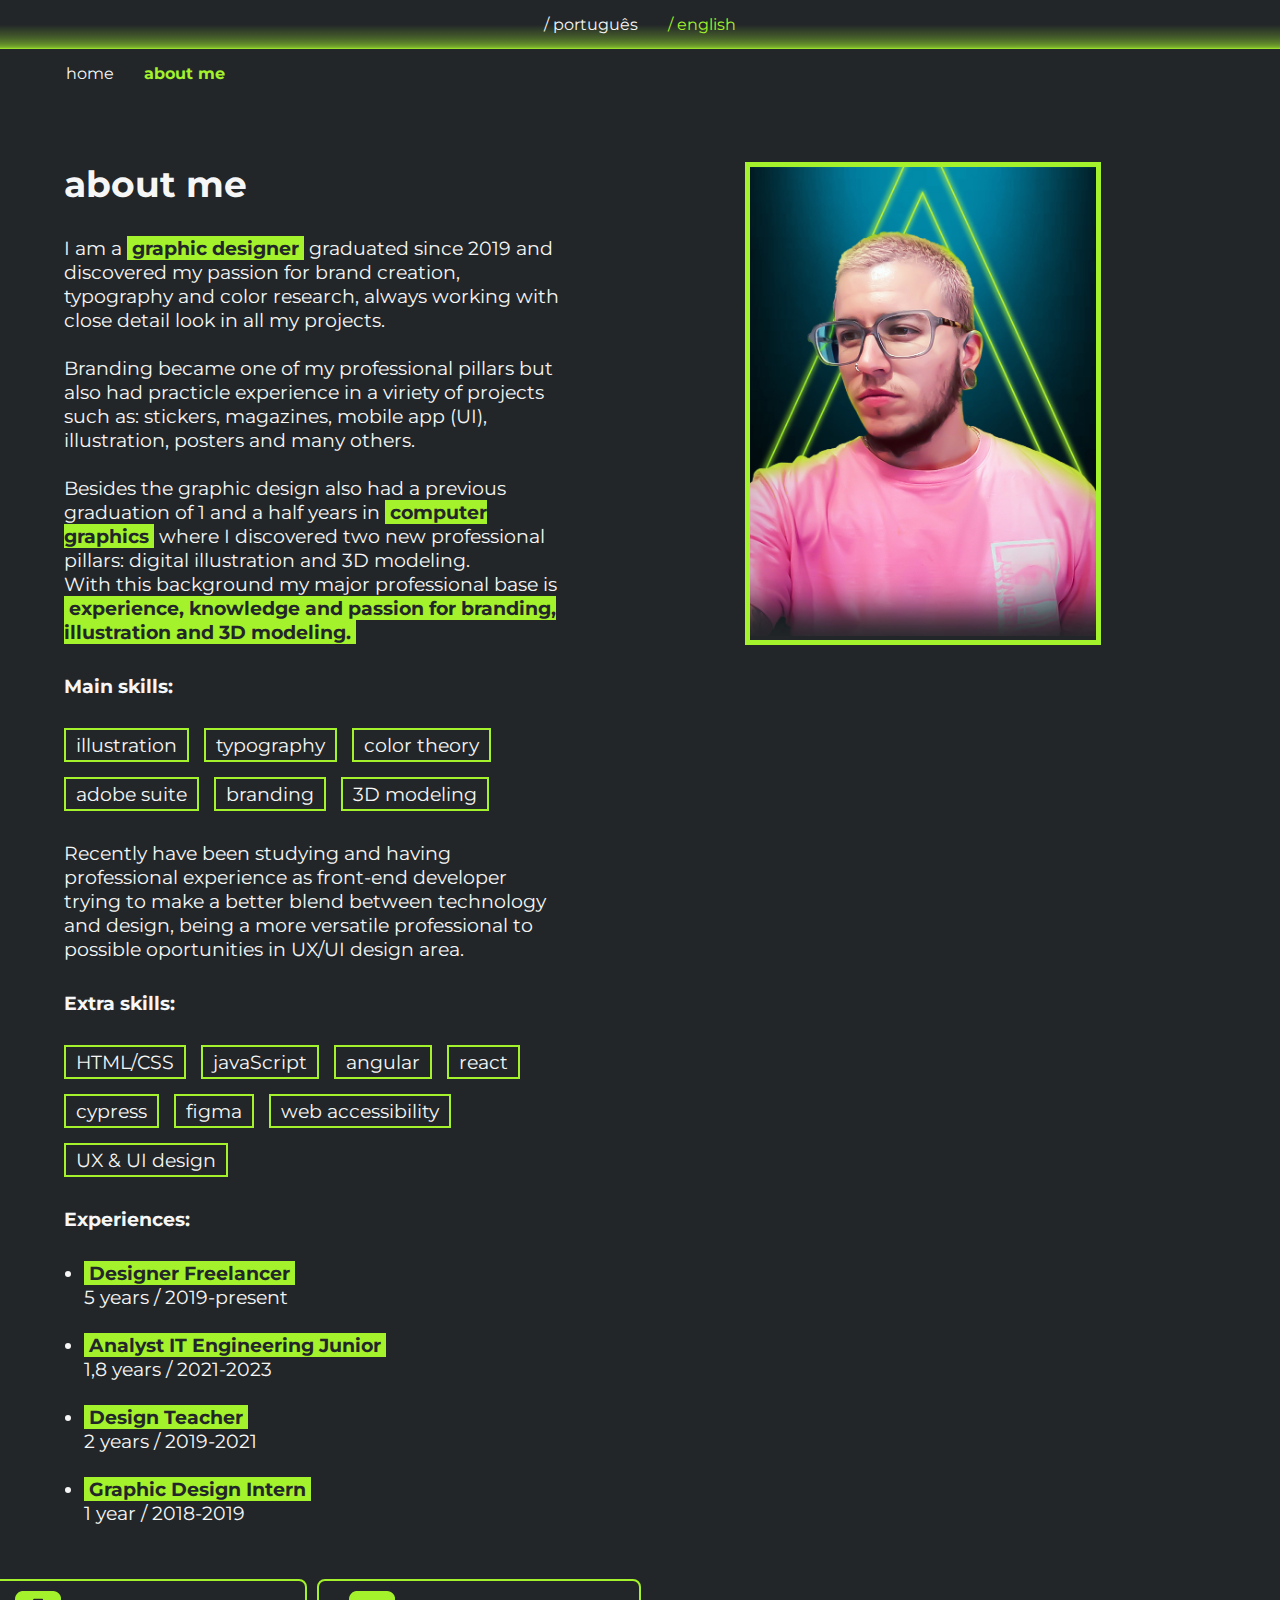
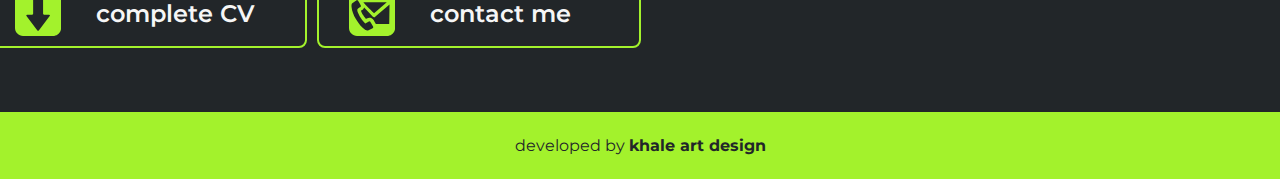
<file: pages/english/about-me.html>
<!DOCTYPE html>
<html lang="pt-br">
<head>
    <meta charset="UTF-8">
    <meta http-equiv="X-UA-Compatible" content="IE=edge">
    <meta name="viewport" content="width=device-width, initial-scale=1.0">
    <title>Khale Art Design /About Me</title>
    <link rel="shortcut icon" type="image/png" href="/assets/favicon.png">
    <link rel="stylesheet" href="/pages/english/about-me.css">
</head>
<body>
    <header class="cabecalho">
        <nav class="idioma_language">
            <a class="idioma_exibicao" href="/pages/portugues/sobre-mim.html">/ português</a>
            <p class="idioma_selecionado">/ english</p>
        </nav>
        <nav class="cabecalho__menu">
            <a class="item__menu" href="/pages/english/index.html">home</a>
            <p class="item__menu_selecionado">about me</p>
        </nav>
    </header>

    <main class="sobre-mim">
        <section class="sobre-mim__conteudo">
            <h1 class="sobre-mim__conteudo__titulo">about me</h1>
            <p class="sobre-mim__conteudo__texto">I am a <strong class="destaque-paragrafo">graphic designer</strong> graduated since 2019 and discovered my passion for brand creation, typography and color research, always working with close detail look in all my projects.<br><br> Branding became one of my professional pillars but also had practicle experience in a viriety of projects such as: stickers, magazines, mobile app (UI), illustration, posters and many others. <br><br> Besides the graphic design also had a previous graduation of 1 and a half years in <strong class="destaque-paragrafo">computer graphics</strong> where I discovered two new professional pillars: digital illustration and 3D modeling.<br> With this background my major professional base is <strong class="destaque-paragrafo">experience, knowledge and passion for branding, illustration and 3D modeling.</strong></p>
            <h2 class="botao__titulo">Main skills:</h2>
            <div class="skills">
                <p class="skills_sobre-mim">illustration</p>
                <p class="skills_sobre-mim">typography</p>
                <p class="skills_sobre-mim">color theory</p>
                <p class="skills_sobre-mim">adobe suite</p>
                <p class="skills_sobre-mim">branding</p>
                <p class="skills_sobre-mim">3D modeling</p>
            </div>
            <p class="sobre-mim__conteudo__texto">Recently have been studying and having professional experience as front-end developer trying to make a better blend between technology and design, being a more versatile professional to possible oportunities in UX/UI design area.</p>
            <h2 class="botao__titulo">Extra skills:</h2>
            <div class="skills">
                <p class="skills_sobre-mim">HTML/CSS</p>
                <p class="skills_sobre-mim">javaScript</p>
                <p class="skills_sobre-mim">angular</p>
                <p class="skills_sobre-mim">react</p>
                <p class="skills_sobre-mim">cypress</p>
                <p class="skills_sobre-mim">figma</p>
                <p class="skills_sobre-mim">web accessibility</p>
                <p class="skills_sobre-mim">UX & UI design</p>
            </div>
            <h2 class="botao__titulo">Experiences:</h2>
            <ul>
                <li><strong class="destaque-paragrafo">Designer Freelancer</strong><br> 5 years / 2019-present</li><br>
                <li><strong class="destaque-paragrafo">Analyst IT Engineering Junior</strong><br> 1,8 years / 2021-2023</li><br>
                <li><strong class="destaque-paragrafo">Design Teacher</strong><br> 2 years / 2019-2021</li><br>
                <li><strong class="destaque-paragrafo">Graphic Design Intern</strong><br> 1 year / 2018-2019</li><br>
            </ul>
            <div class="botao_curriculo">
                <a class="botao__individual" href="/assets/download/CV Khale Landvoigt Tassinari - EN - Front-end and Design.pdf" target="_blank">
                    <svg id="download_logo" data-name="Layer 1" xmlns="http://www.w3.org/2000/svg" viewBox="0 0 29 28.27">
                        <path d="m28.92,4.19c-.19-1.01-.65-1.89-1.36-2.63-.46-.48-1-.85-1.6-1.12C25.32.16,24.66,0,23.97,0,17.68,0,11.4,0,5.12,0c-.17,0-.35,0-.52.03-1.15.12-2.15.58-2.99,1.37-.5.46-.88,1.01-1.16,1.63C.16,3.68,0,4.36,0,5.08,0,11.07,0,17.07,0,23.07c0,.15,0,.29.02.44.03.6.18,1.16.42,1.71.25.57.6,1.08,1.04,1.53.46.47.99.83,1.59,1.09.63.27,1.28.43,1.96.43,3.15,0,6.31,0,9.46,0s6.27,0,9.41,0c.24,0,.49-.02.73-.05,1.06-.16,1.98-.61,2.76-1.35.49-.46.87-1,1.14-1.61.3-.66.45-1.35.45-2.08,0-6.01,0-12.02,0-18.04,0-.32-.02-.64-.08-.96Zm-7.12,11.54l-6.86,9.05c-.22.29-.65.29-.87,0l-6.86-9.05c-.27-.36-.02-.88.44-.88h3.2c.3,0,.55-.24.55-.55V5.4c0-.3.24-.55.55-.55h5.14c.3,0,.55.24.55.55v8.91c0,.3.24.55.55.55h3.2c.45,0,.71.52.44.88Z"/>
                    </svg>
                    complete CV
                </a>
                <a class="botao__individual" href="mailto:hello@khaleartdesign.com.br">
                    <svg id="download_logo" data-name="Layer 1" xmlns="http://www.w3.org/2000/svg" viewBox="0 0 29 28.27">
                        <path d="m28.92,4.19c-.19-1.01-.65-1.89-1.36-2.63-.46-.48-1-.85-1.6-1.12C25.32.16,24.66,0,23.97,0,17.68,0,11.4,0,5.12,0c-.17,0-.35,0-.52.03-1.15.12-2.15.58-2.99,1.37-.5.46-.88,1.01-1.16,1.63C.16,3.68,0,4.36,0,5.08,0,11.07,0,17.07,0,23.07c0,.15,0,.29.02.44.03.59.18,1.16.42,1.71.25.57.6,1.08,1.04,1.53.46.47.99.83,1.59,1.09.63.27,1.28.43,1.96.43,3.15,0,6.31,0,9.46,0s6.27,0,9.41,0c.24,0,.49-.02.73-.05,1.06-.16,1.98-.61,2.76-1.35.49-.46.87-1,1.14-1.61.3-.66.45-1.35.45-2.08,0-6.01,0-12.02,0-18.04,0-.32-.02-.64-.08-.96Zm-5.19,2.92l-7.99,6.85s-6.38-5.98-6.71-6.85h14.7Zm-9.13,16.41c-.23.12-.47.22-.71.32-.44.19-.9.38-1.31.67-.1.07-.21.13-.31.17l-.09.04c-.06.03-.13.05-.19.07-.03,0-.06.02-.1.02-.06.01-.12.02-.2.03h-.06s-.04,0-.04,0h-.06s-.03,0-.03,0c-.07,0-.13,0-.2-.02-.04,0-.08-.02-.12-.03-.07-.02-.14-.04-.23-.07-.03-.01-.07-.02-.1-.04-.08-.03-.16-.07-.24-.11l-.06-.03-.05-.03c-.12-.07-.24-.14-.37-.22-2.15-1.43-3.91-3.43-5.71-6.5-1.63-2.79-2.52-5.21-2.79-7.63-.04-.37-.06-.67-.06-.95,0-.99.26-1.51.94-1.85.49-.24.92-.56,1.33-.87.23-.17.45-.34.69-.49.1-.07.21-.12.35-.17l.05-.02c.08-.03.16-.04.22-.04h.01s.04,0,.04,0c.03,0,.06,0,.14.03.03.01.06.03.09.04.02.01.04.02.05.03.04.03.07.06.1.09l.05.05h0c.06.07.12.15.17.24.53.86,1.05,1.76,1.54,2.67.12.23.18.42.18.58,0,.13-.06.34-.46.63-.03.02-.07.04-.1.06-.04.02-.08.04-.13.08-1.87,1.19-1.96,1.49-1.1,3.5.62,1.45,1.3,2.71,2.08,3.85.24.35.47.66.7.95.45.57.9,1.08,1.39,1.55l.28.27.34-.19.55-.3c.39-.21.77-.42,1.15-.62.13-.07.26-.12.43-.17.1-.03.18-.04.23-.04h.02s.08.01.16.04c.03.01.06.03.09.05.02.01.03.02.05.04.04.03.07.07.11.1l.05.05h0c.06.08.13.16.19.27.39.65.76,1.3,1.12,1.94.06.1.11.2.17.3.07.12.14.23.2.35.17.31.23.56.17.74-.06.19-.26.38-.61.55Zm10.66-2.82l-8.35.08s-.04-.07-.06-.1c-.05-.09-.1-.17-.15-.26-.35-.62-.74-1.32-1.15-2-.84-1.38-1.91-1.67-2.66-1.67-.55,0-1.11.15-1.73.47-.17.09-.34.18-.51.27-.06-.07-.11-.13-.17-.2,0,0-1.3-1.7-2.26-3.18-.18-.37-.36-.76-.53-1.16-.1-.23-.17-.41-.22-.54.13-.09.29-.2.51-.34l.05-.03c.1-.06.18-.11.26-.16.73-.51,1.07-1.09,1.23-1.59l5.5,5.93c.19.17.45.26.71.26.24,0,.46-.07.64-.2h.01s.06-.05.06-.05l4.58-3.99.03.05,4.41-3.78-.19,12.21Z"/>
                    </svg>
                    contact me
                </a>
            </div>
        </section>
        <div class="imagem_perfil">
            <img class="sobre-mim__imagem" src="/assets/khale landvoigt.jpg" alt="perfil khale landvoigt">
        </div>
    </main>

    <footer class="rodape">
        <p>developed by <strong>khale art design</strong></p>
    </footer>
</body>
</html>

<!-- 
É importante que nessa página currículo você adicione uma imagem sua e crie pelo menos uma lista HTML, que contenha suas experiências de trabalho ou estudos.

Além disso, pode ser interessante adicionar outros projetos caso você tenha. -->
</file>
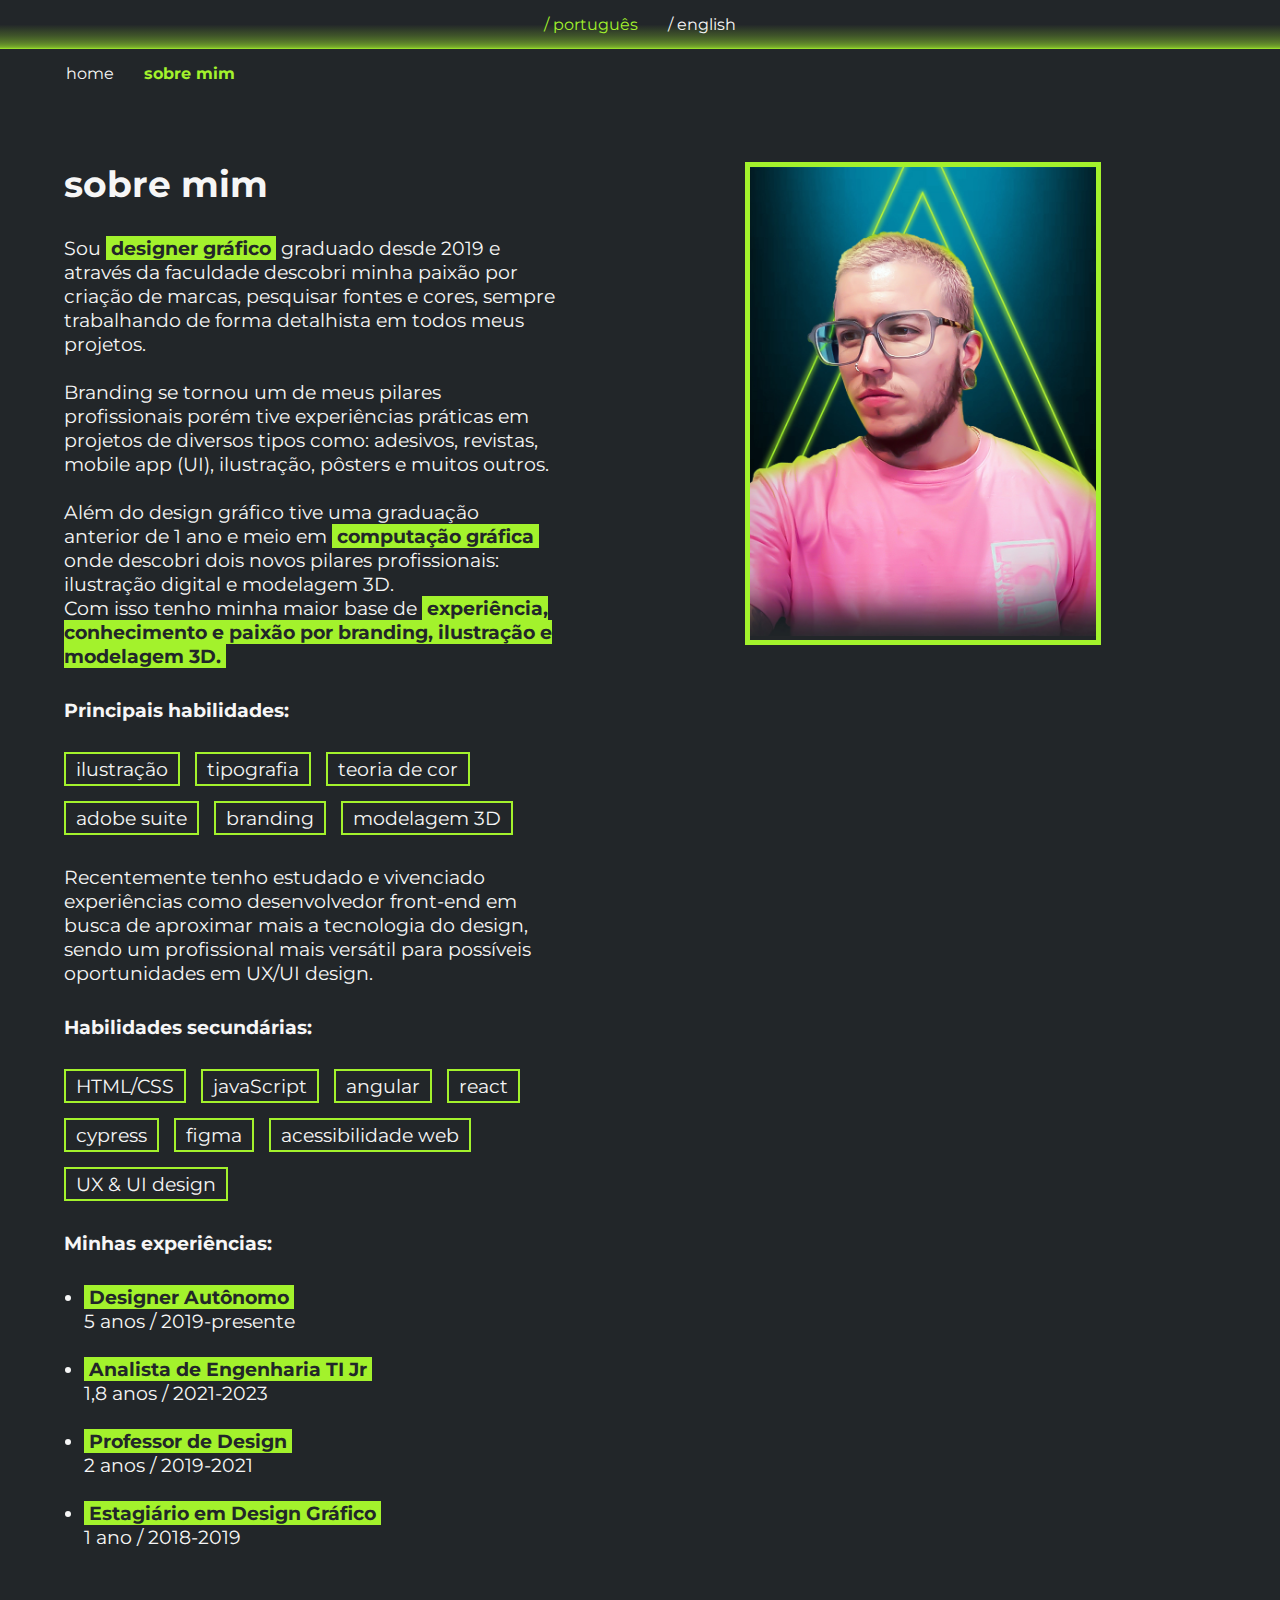
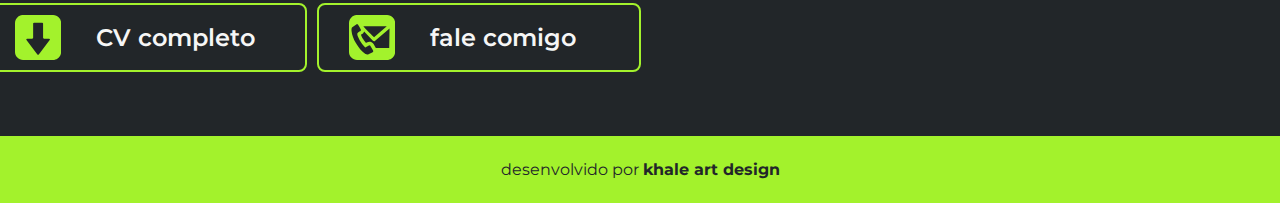
<file: pages/portugues/sobre-mim.html>
<!DOCTYPE html>
<html lang="pt-br">
<head>
    <meta charset="UTF-8">
    <meta http-equiv="X-UA-Compatible" content="IE=edge">
    <meta name="viewport" content="width=device-width, initial-scale=1.0">
    <title>Khale Art Design /Sobre mim</title>
    <link rel="shortcut icon" type="image/png" href="/assets/favicon.png">
    <link rel="stylesheet" href="/pages/portugues/sobre-mim.css">
</head>
<body>
    <header class="cabecalho">
        <nav class="idioma_language">
            <p class="idioma_selecionado">/ português</p>
            <a class="idioma_exibicao" href="/pages/english/about-me.html">/ english</a>
        </nav>
        <nav class="cabecalho__menu">
            <a class="item__menu" href="/index.html">home</a>
            <p class="item__menu_selecionado">sobre mim</p>
        </nav>
    </header>

    <main class="sobre-mim">
        <section class="sobre-mim__conteudo">
            <h1 class="sobre-mim__conteudo__titulo">sobre mim</h1>
            <p class="sobre-mim__conteudo__texto">Sou <strong class="destaque-paragrafo">designer gráfico</strong> graduado desde 2019 e através da faculdade descobri minha paixão por criação de marcas, pesquisar fontes e cores, sempre trabalhando de forma detalhista em todos meus projetos.<br><br> Branding se tornou um de meus pilares profissionais porém tive experiências práticas em projetos de diversos tipos como: adesivos, revistas, mobile app (UI), ilustração, pôsters e muitos outros. <br><br> Além do design gráfico tive uma graduação anterior de 1 ano e meio em <strong class="destaque-paragrafo">computação gráfica</strong> onde descobri dois novos pilares profissionais: ilustração digital e modelagem 3D.<br>Com isso tenho minha maior base de <strong class="destaque-paragrafo">experiência, conhecimento e paixão por branding, ilustração e modelagem 3D.</strong></p>
            <h2 class="botao__titulo">Principais habilidades:</h2>
            <div class="skills">
                <p class="skills_sobre-mim">ilustração</p>
                <p class="skills_sobre-mim">tipografia</p>
                <p class="skills_sobre-mim">teoria de cor</p>
                <p class="skills_sobre-mim">adobe suite</p>
                <p class="skills_sobre-mim">branding</p>
                <p class="skills_sobre-mim">modelagem 3D</p>
            </div>
            <p class="sobre-mim__conteudo__texto">Recentemente tenho estudado e vivenciado experiências como desenvolvedor front-end em busca de aproximar mais a tecnologia do design, sendo um profissional mais versátil para possíveis oportunidades em UX/UI design.</p>
            <h2 class="botao__titulo">Habilidades secundárias:</h2>
            <div class="skills">
                <p class="skills_sobre-mim">HTML/CSS</p>
                <p class="skills_sobre-mim">javaScript</p>
                <p class="skills_sobre-mim">angular</p>
                <p class="skills_sobre-mim">react</p>
                <p class="skills_sobre-mim">cypress</p>
                <p class="skills_sobre-mim">figma</p>
                <p class="skills_sobre-mim">acessibilidade web</p>
                <p class="skills_sobre-mim">UX & UI design</p>
            </div>
            <h2 class="botao__titulo">Minhas experiências:</h2>
            <ul>
                <li><strong class="destaque-paragrafo">Designer Autônomo</strong><br> 5 anos / 2019-presente</li><br>
                <li><strong class="destaque-paragrafo">Analista de Engenharia TI Jr</strong><br> 1,8 anos / 2021-2023</li><br>
                <li><strong class="destaque-paragrafo">Professor de Design</strong><br> 2 anos / 2019-2021</li><br>
                <li><strong class="destaque-paragrafo">Estagiário em Design Gráfico</strong><br> 1 ano / 2018-2019</li><br>
            </ul>
            <div class="botao_curriculo">
                <a class="botao__individual" href="/assets/download/CV Khale Landvoigt Tassinari - PT - Front-end e Design.pdf" target="_blank">
                    <svg id="download_logo" data-name="Layer 1" xmlns="http://www.w3.org/2000/svg" viewBox="0 0 29 28.27">
                        <path d="m28.92,4.19c-.19-1.01-.65-1.89-1.36-2.63-.46-.48-1-.85-1.6-1.12C25.32.16,24.66,0,23.97,0,17.68,0,11.4,0,5.12,0c-.17,0-.35,0-.52.03-1.15.12-2.15.58-2.99,1.37-.5.46-.88,1.01-1.16,1.63C.16,3.68,0,4.36,0,5.08,0,11.07,0,17.07,0,23.07c0,.15,0,.29.02.44.03.6.18,1.16.42,1.71.25.57.6,1.08,1.04,1.53.46.47.99.83,1.59,1.09.63.27,1.28.43,1.96.43,3.15,0,6.31,0,9.46,0s6.27,0,9.41,0c.24,0,.49-.02.73-.05,1.06-.16,1.98-.61,2.76-1.35.49-.46.87-1,1.14-1.61.3-.66.45-1.35.45-2.08,0-6.01,0-12.02,0-18.04,0-.32-.02-.64-.08-.96Zm-7.12,11.54l-6.86,9.05c-.22.29-.65.29-.87,0l-6.86-9.05c-.27-.36-.02-.88.44-.88h3.2c.3,0,.55-.24.55-.55V5.4c0-.3.24-.55.55-.55h5.14c.3,0,.55.24.55.55v8.91c0,.3.24.55.55.55h3.2c.45,0,.71.52.44.88Z"/>
                    </svg>
                    CV completo
                </a>
                <a class="botao__individual" href="mailto:hello@khaleartdesign.com.br">
                    <svg id="download_logo" data-name="Layer 1" xmlns="http://www.w3.org/2000/svg" viewBox="0 0 29 28.27">
                        <path d="m28.92,4.19c-.19-1.01-.65-1.89-1.36-2.63-.46-.48-1-.85-1.6-1.12C25.32.16,24.66,0,23.97,0,17.68,0,11.4,0,5.12,0c-.17,0-.35,0-.52.03-1.15.12-2.15.58-2.99,1.37-.5.46-.88,1.01-1.16,1.63C.16,3.68,0,4.36,0,5.08,0,11.07,0,17.07,0,23.07c0,.15,0,.29.02.44.03.59.18,1.16.42,1.71.25.57.6,1.08,1.04,1.53.46.47.99.83,1.59,1.09.63.27,1.28.43,1.96.43,3.15,0,6.31,0,9.46,0s6.27,0,9.41,0c.24,0,.49-.02.73-.05,1.06-.16,1.98-.61,2.76-1.35.49-.46.87-1,1.14-1.61.3-.66.45-1.35.45-2.08,0-6.01,0-12.02,0-18.04,0-.32-.02-.64-.08-.96Zm-5.19,2.92l-7.99,6.85s-6.38-5.98-6.71-6.85h14.7Zm-9.13,16.41c-.23.12-.47.22-.71.32-.44.19-.9.38-1.31.67-.1.07-.21.13-.31.17l-.09.04c-.06.03-.13.05-.19.07-.03,0-.06.02-.1.02-.06.01-.12.02-.2.03h-.06s-.04,0-.04,0h-.06s-.03,0-.03,0c-.07,0-.13,0-.2-.02-.04,0-.08-.02-.12-.03-.07-.02-.14-.04-.23-.07-.03-.01-.07-.02-.1-.04-.08-.03-.16-.07-.24-.11l-.06-.03-.05-.03c-.12-.07-.24-.14-.37-.22-2.15-1.43-3.91-3.43-5.71-6.5-1.63-2.79-2.52-5.21-2.79-7.63-.04-.37-.06-.67-.06-.95,0-.99.26-1.51.94-1.85.49-.24.92-.56,1.33-.87.23-.17.45-.34.69-.49.1-.07.21-.12.35-.17l.05-.02c.08-.03.16-.04.22-.04h.01s.04,0,.04,0c.03,0,.06,0,.14.03.03.01.06.03.09.04.02.01.04.02.05.03.04.03.07.06.1.09l.05.05h0c.06.07.12.15.17.24.53.86,1.05,1.76,1.54,2.67.12.23.18.42.18.58,0,.13-.06.34-.46.63-.03.02-.07.04-.1.06-.04.02-.08.04-.13.08-1.87,1.19-1.96,1.49-1.1,3.5.62,1.45,1.3,2.71,2.08,3.85.24.35.47.66.7.95.45.57.9,1.08,1.39,1.55l.28.27.34-.19.55-.3c.39-.21.77-.42,1.15-.62.13-.07.26-.12.43-.17.1-.03.18-.04.23-.04h.02s.08.01.16.04c.03.01.06.03.09.05.02.01.03.02.05.04.04.03.07.07.11.1l.05.05h0c.06.08.13.16.19.27.39.65.76,1.3,1.12,1.94.06.1.11.2.17.3.07.12.14.23.2.35.17.31.23.56.17.74-.06.19-.26.38-.61.55Zm10.66-2.82l-8.35.08s-.04-.07-.06-.1c-.05-.09-.1-.17-.15-.26-.35-.62-.74-1.32-1.15-2-.84-1.38-1.91-1.67-2.66-1.67-.55,0-1.11.15-1.73.47-.17.09-.34.18-.51.27-.06-.07-.11-.13-.17-.2,0,0-1.3-1.7-2.26-3.18-.18-.37-.36-.76-.53-1.16-.1-.23-.17-.41-.22-.54.13-.09.29-.2.51-.34l.05-.03c.1-.06.18-.11.26-.16.73-.51,1.07-1.09,1.23-1.59l5.5,5.93c.19.17.45.26.71.26.24,0,.46-.07.64-.2h.01s.06-.05.06-.05l4.58-3.99.03.05,4.41-3.78-.19,12.21Z"/>
                    </svg>
                    fale comigo
                </a>
            </div>
        </section>
        <div class="imagem_perfil">
            <img class="sobre-mim__imagem" src="/assets/khale landvoigt.jpg" alt="perfil khale landvoigt">
        </div>
    </main>

    <footer class="rodape">
        <p>desenvolvido por <strong>khale art design</strong></p>
    </footer>
</body>
</html>

<!-- 
É importante que nessa página currículo você adicione uma imagem sua e crie pelo menos uma lista HTML, que contenha suas experiências de trabalho ou estudos.

Além disso, pode ser interessante adicionar outros projetos caso você tenha. -->
</file>
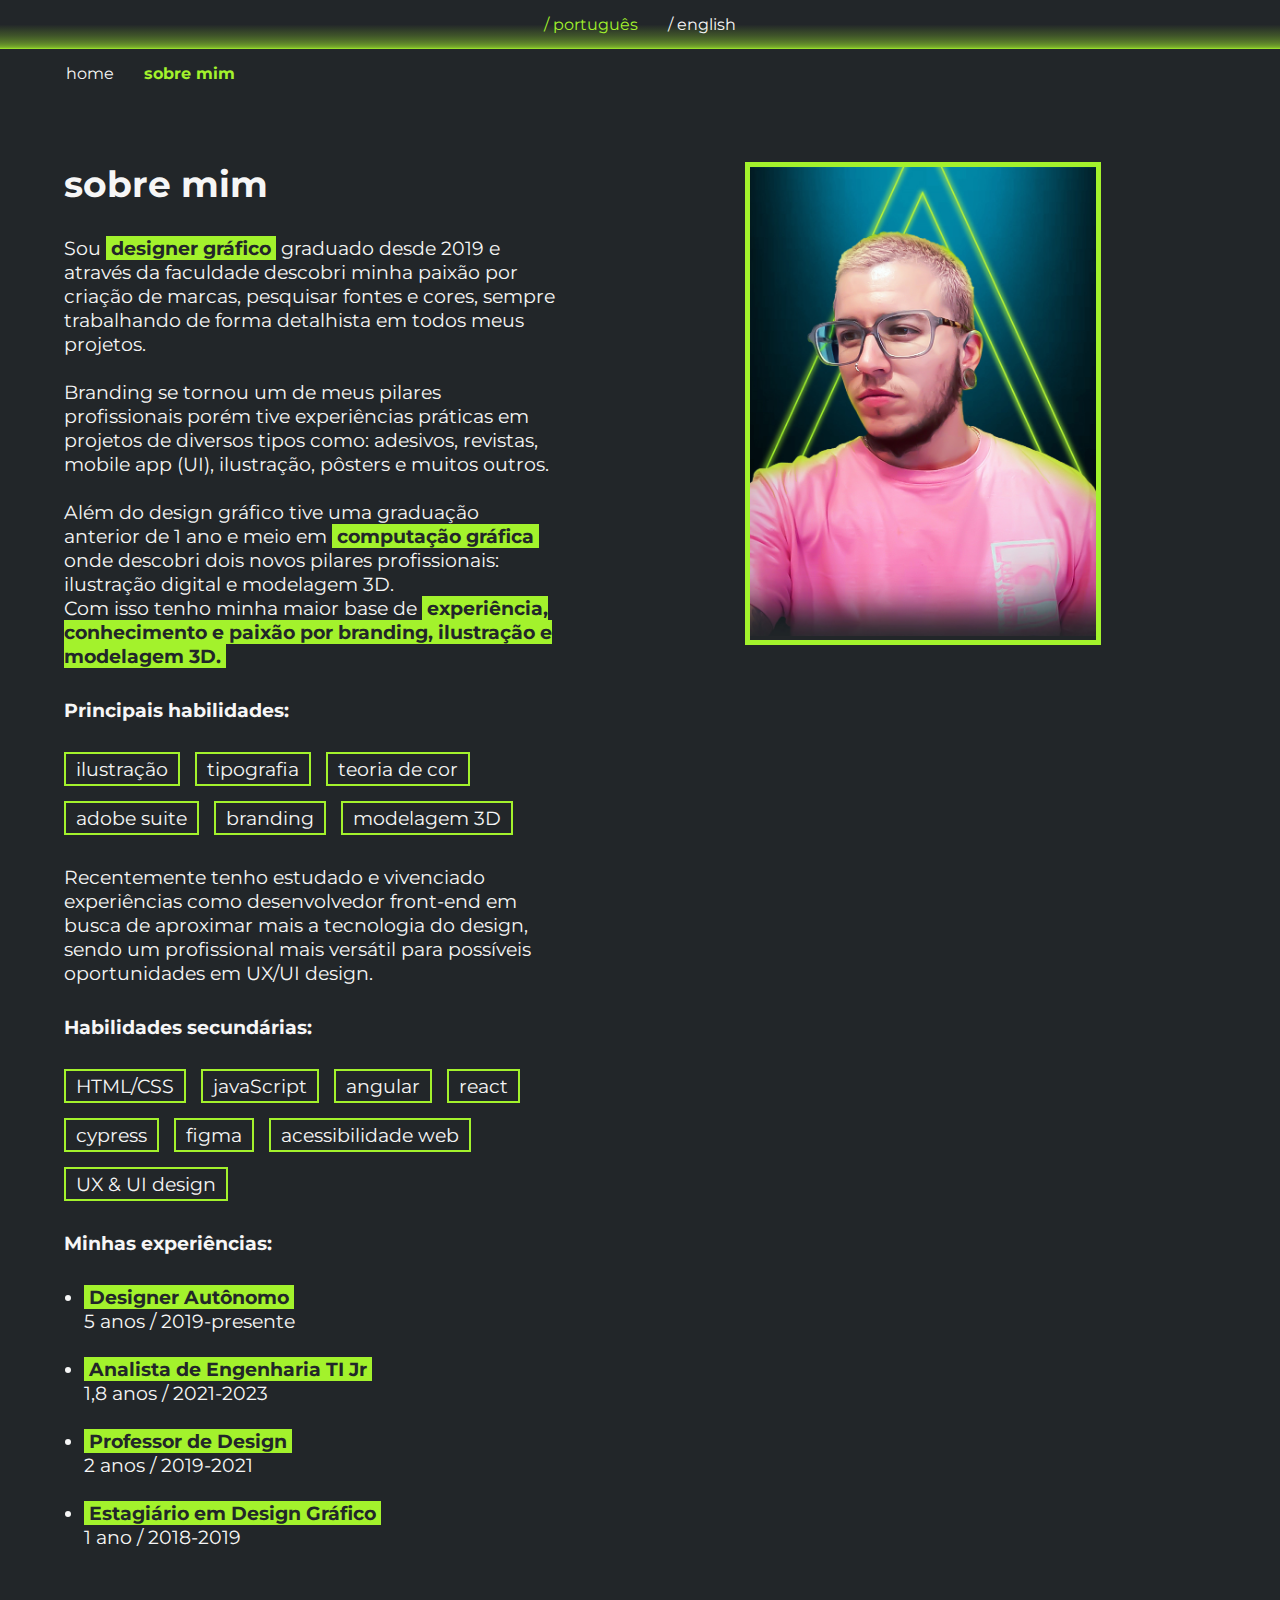
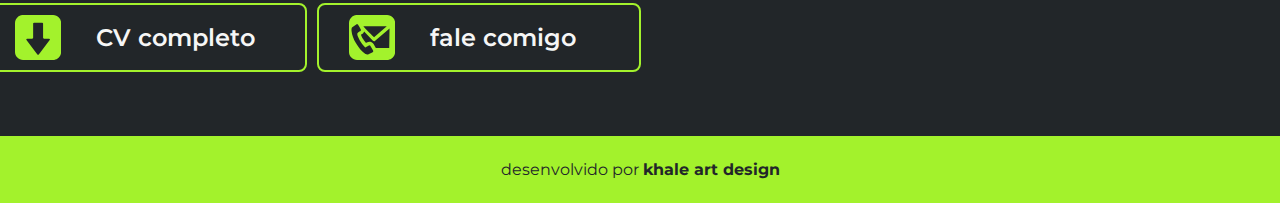
<file: pages/sobre-mim/sobre-mim.html>
<!DOCTYPE html>
<html lang="pt-br">
<head>
    <meta charset="UTF-8">
    <meta http-equiv="X-UA-Compatible" content="IE=edge">
    <meta name="viewport" content="width=device-width, initial-scale=1.0">
    <title>sobre mim</title>
    <link rel="shortcut icon" type="image/png" href="/assets/favicon.png">
    <link rel="stylesheet" href="/pages/sobre-mim/sobre-mim.css">
</head>
<body>
    <header class="cabecalho">
        <nav class="idioma_language">
            <p class="idioma_selecionado">/ português</p>
            <a class="idioma_exibicao" href="/pages/english/about me/about-me.html">/ english</a>
        </nav>
        <nav class="cabecalho__menu">
            <a class="item__menu" href="/index.html">home</a>
            <p class="item__menu_selecionado">sobre mim</p>
        </nav>
    </header>

    <main class="sobre-mim">
        <section class="sobre-mim__conteudo">
            <h1 class="sobre-mim__conteudo__titulo">sobre mim</h1>
            <p class="sobre-mim__conteudo__texto">Sou <strong class="destaque-paragrafo">designer gráfico</strong> graduado desde 2019 e através da faculdade descobri minha paixão por criação de marcas, pesquisar fontes e cores, sempre trabalhando de forma detalhista em todos meus projetos.<br><br> Branding se tornou um de meus pilares profissionais porém tive experiências práticas em projetos de diversos tipos como: adesivos, revistas, mobile app (UI), ilustração, pôsters e muitos outros. <br><br> Além do design gráfico tive uma graduação anterior de 1 ano e meio em <strong class="destaque-paragrafo">computação gráfica</strong> onde descobri dois novos pilares profissionais: ilustração digital e modelagem 3D.<br>Com isso tenho minha maior base de <strong class="destaque-paragrafo">experiência, conhecimento e paixão por branding, ilustração e modelagem 3D.</strong></p>
            <h2 class="botao__titulo">Principais habilidades:</h2>
            <div class="skills">
                <p class="skills_sobre-mim">ilustração</p>
                <p class="skills_sobre-mim">tipografia</p>
                <p class="skills_sobre-mim">teoria de cor</p>
                <p class="skills_sobre-mim">adobe suite</p>
                <p class="skills_sobre-mim">branding</p>
                <p class="skills_sobre-mim">modelagem 3D</p>
            </div>
            <p class="sobre-mim__conteudo__texto">Recentemente tenho estudado e vivenciado experiências como desenvolvedor front-end em busca de aproximar mais a tecnologia do design, sendo um profissional mais versátil para possíveis oportunidades em UX/UI design.</p>
            <h2 class="botao__titulo">Habilidades secundárias:</h2>
            <div class="skills">
                <p class="skills_sobre-mim">HTML/CSS</p>
                <p class="skills_sobre-mim">javaScript</p>
                <p class="skills_sobre-mim">angular</p>
                <p class="skills_sobre-mim">react</p>
                <p class="skills_sobre-mim">cypress</p>
                <p class="skills_sobre-mim">figma</p>
                <p class="skills_sobre-mim">acessibilidade web</p>
                <p class="skills_sobre-mim">UX & UI design</p>
            </div>
            <h2 class="botao__titulo">Minhas experiências:</h2>
            <ul>
                <li><strong class="destaque-paragrafo">Designer Autônomo</strong><br> 5 anos / 2019-presente</li><br>
                <li><strong class="destaque-paragrafo">Analista de Engenharia TI Jr</strong><br> 1,8 anos / 2021-2023</li><br>
                <li><strong class="destaque-paragrafo">Professor de Design</strong><br> 2 anos / 2019-2021</li><br>
                <li><strong class="destaque-paragrafo">Estagiário em Design Gráfico</strong><br> 1 ano / 2018-2019</li><br>
            </ul>
            <div class="botao_curriculo">
                <a class="botao__individual" href="/assets/download/CV Khale Landvoigt Tassinari.pdf" target="_blank">
                    <svg id="download_logo" data-name="Layer 1" xmlns="http://www.w3.org/2000/svg" viewBox="0 0 29 28.27">
                        <path d="m28.92,4.19c-.19-1.01-.65-1.89-1.36-2.63-.46-.48-1-.85-1.6-1.12C25.32.16,24.66,0,23.97,0,17.68,0,11.4,0,5.12,0c-.17,0-.35,0-.52.03-1.15.12-2.15.58-2.99,1.37-.5.46-.88,1.01-1.16,1.63C.16,3.68,0,4.36,0,5.08,0,11.07,0,17.07,0,23.07c0,.15,0,.29.02.44.03.6.18,1.16.42,1.71.25.57.6,1.08,1.04,1.53.46.47.99.83,1.59,1.09.63.27,1.28.43,1.96.43,3.15,0,6.31,0,9.46,0s6.27,0,9.41,0c.24,0,.49-.02.73-.05,1.06-.16,1.98-.61,2.76-1.35.49-.46.87-1,1.14-1.61.3-.66.45-1.35.45-2.08,0-6.01,0-12.02,0-18.04,0-.32-.02-.64-.08-.96Zm-7.12,11.54l-6.86,9.05c-.22.29-.65.29-.87,0l-6.86-9.05c-.27-.36-.02-.88.44-.88h3.2c.3,0,.55-.24.55-.55V5.4c0-.3.24-.55.55-.55h5.14c.3,0,.55.24.55.55v8.91c0,.3.24.55.55.55h3.2c.45,0,.71.52.44.88Z"/>
                    </svg>
                    CV completo
                </a>
                <a class="botao__individual" href="mailto:hello@khaleartdesign.com.br">
                    <svg id="download_logo" data-name="Layer 1" xmlns="http://www.w3.org/2000/svg" viewBox="0 0 29 28.27">
                        <path d="m28.92,4.19c-.19-1.01-.65-1.89-1.36-2.63-.46-.48-1-.85-1.6-1.12C25.32.16,24.66,0,23.97,0,17.68,0,11.4,0,5.12,0c-.17,0-.35,0-.52.03-1.15.12-2.15.58-2.99,1.37-.5.46-.88,1.01-1.16,1.63C.16,3.68,0,4.36,0,5.08,0,11.07,0,17.07,0,23.07c0,.15,0,.29.02.44.03.59.18,1.16.42,1.71.25.57.6,1.08,1.04,1.53.46.47.99.83,1.59,1.09.63.27,1.28.43,1.96.43,3.15,0,6.31,0,9.46,0s6.27,0,9.41,0c.24,0,.49-.02.73-.05,1.06-.16,1.98-.61,2.76-1.35.49-.46.87-1,1.14-1.61.3-.66.45-1.35.45-2.08,0-6.01,0-12.02,0-18.04,0-.32-.02-.64-.08-.96Zm-5.19,2.92l-7.99,6.85s-6.38-5.98-6.71-6.85h14.7Zm-9.13,16.41c-.23.12-.47.22-.71.32-.44.19-.9.38-1.31.67-.1.07-.21.13-.31.17l-.09.04c-.06.03-.13.05-.19.07-.03,0-.06.02-.1.02-.06.01-.12.02-.2.03h-.06s-.04,0-.04,0h-.06s-.03,0-.03,0c-.07,0-.13,0-.2-.02-.04,0-.08-.02-.12-.03-.07-.02-.14-.04-.23-.07-.03-.01-.07-.02-.1-.04-.08-.03-.16-.07-.24-.11l-.06-.03-.05-.03c-.12-.07-.24-.14-.37-.22-2.15-1.43-3.91-3.43-5.71-6.5-1.63-2.79-2.52-5.21-2.79-7.63-.04-.37-.06-.67-.06-.95,0-.99.26-1.51.94-1.85.49-.24.92-.56,1.33-.87.23-.17.45-.34.69-.49.1-.07.21-.12.35-.17l.05-.02c.08-.03.16-.04.22-.04h.01s.04,0,.04,0c.03,0,.06,0,.14.03.03.01.06.03.09.04.02.01.04.02.05.03.04.03.07.06.1.09l.05.05h0c.06.07.12.15.17.24.53.86,1.05,1.76,1.54,2.67.12.23.18.42.18.58,0,.13-.06.34-.46.63-.03.02-.07.04-.1.06-.04.02-.08.04-.13.08-1.87,1.19-1.96,1.49-1.1,3.5.62,1.45,1.3,2.71,2.08,3.85.24.35.47.66.7.95.45.57.9,1.08,1.39,1.55l.28.27.34-.19.55-.3c.39-.21.77-.42,1.15-.62.13-.07.26-.12.43-.17.1-.03.18-.04.23-.04h.02s.08.01.16.04c.03.01.06.03.09.05.02.01.03.02.05.04.04.03.07.07.11.1l.05.05h0c.06.08.13.16.19.27.39.65.76,1.3,1.12,1.94.06.1.11.2.17.3.07.12.14.23.2.35.17.31.23.56.17.74-.06.19-.26.38-.61.55Zm10.66-2.82l-8.35.08s-.04-.07-.06-.1c-.05-.09-.1-.17-.15-.26-.35-.62-.74-1.32-1.15-2-.84-1.38-1.91-1.67-2.66-1.67-.55,0-1.11.15-1.73.47-.17.09-.34.18-.51.27-.06-.07-.11-.13-.17-.2,0,0-1.3-1.7-2.26-3.18-.18-.37-.36-.76-.53-1.16-.1-.23-.17-.41-.22-.54.13-.09.29-.2.51-.34l.05-.03c.1-.06.18-.11.26-.16.73-.51,1.07-1.09,1.23-1.59l5.5,5.93c.19.17.45.26.71.26.24,0,.46-.07.64-.2h.01s.06-.05.06-.05l4.58-3.99.03.05,4.41-3.78-.19,12.21Z"/>
                    </svg>
                    fale comigo
                </a>
            </div>
        </section>
        <div class="imagem_perfil">
            <img class="sobre-mim__imagem" src="/assets/khale landvoigt.jpg" alt="perfil khale landvoigt">
        </div>
    </main>

    <footer class="rodape">
        <p>desenvolvido por <strong>khale art design</strong></p>
    </footer>
</body>
</html>

<!-- 
É importante que nessa página currículo você adicione uma imagem sua e crie pelo menos uma lista HTML, que contenha suas experiências de trabalho ou estudos.

Além disso, pode ser interessante adicionar outros projetos caso você tenha. -->
</file>
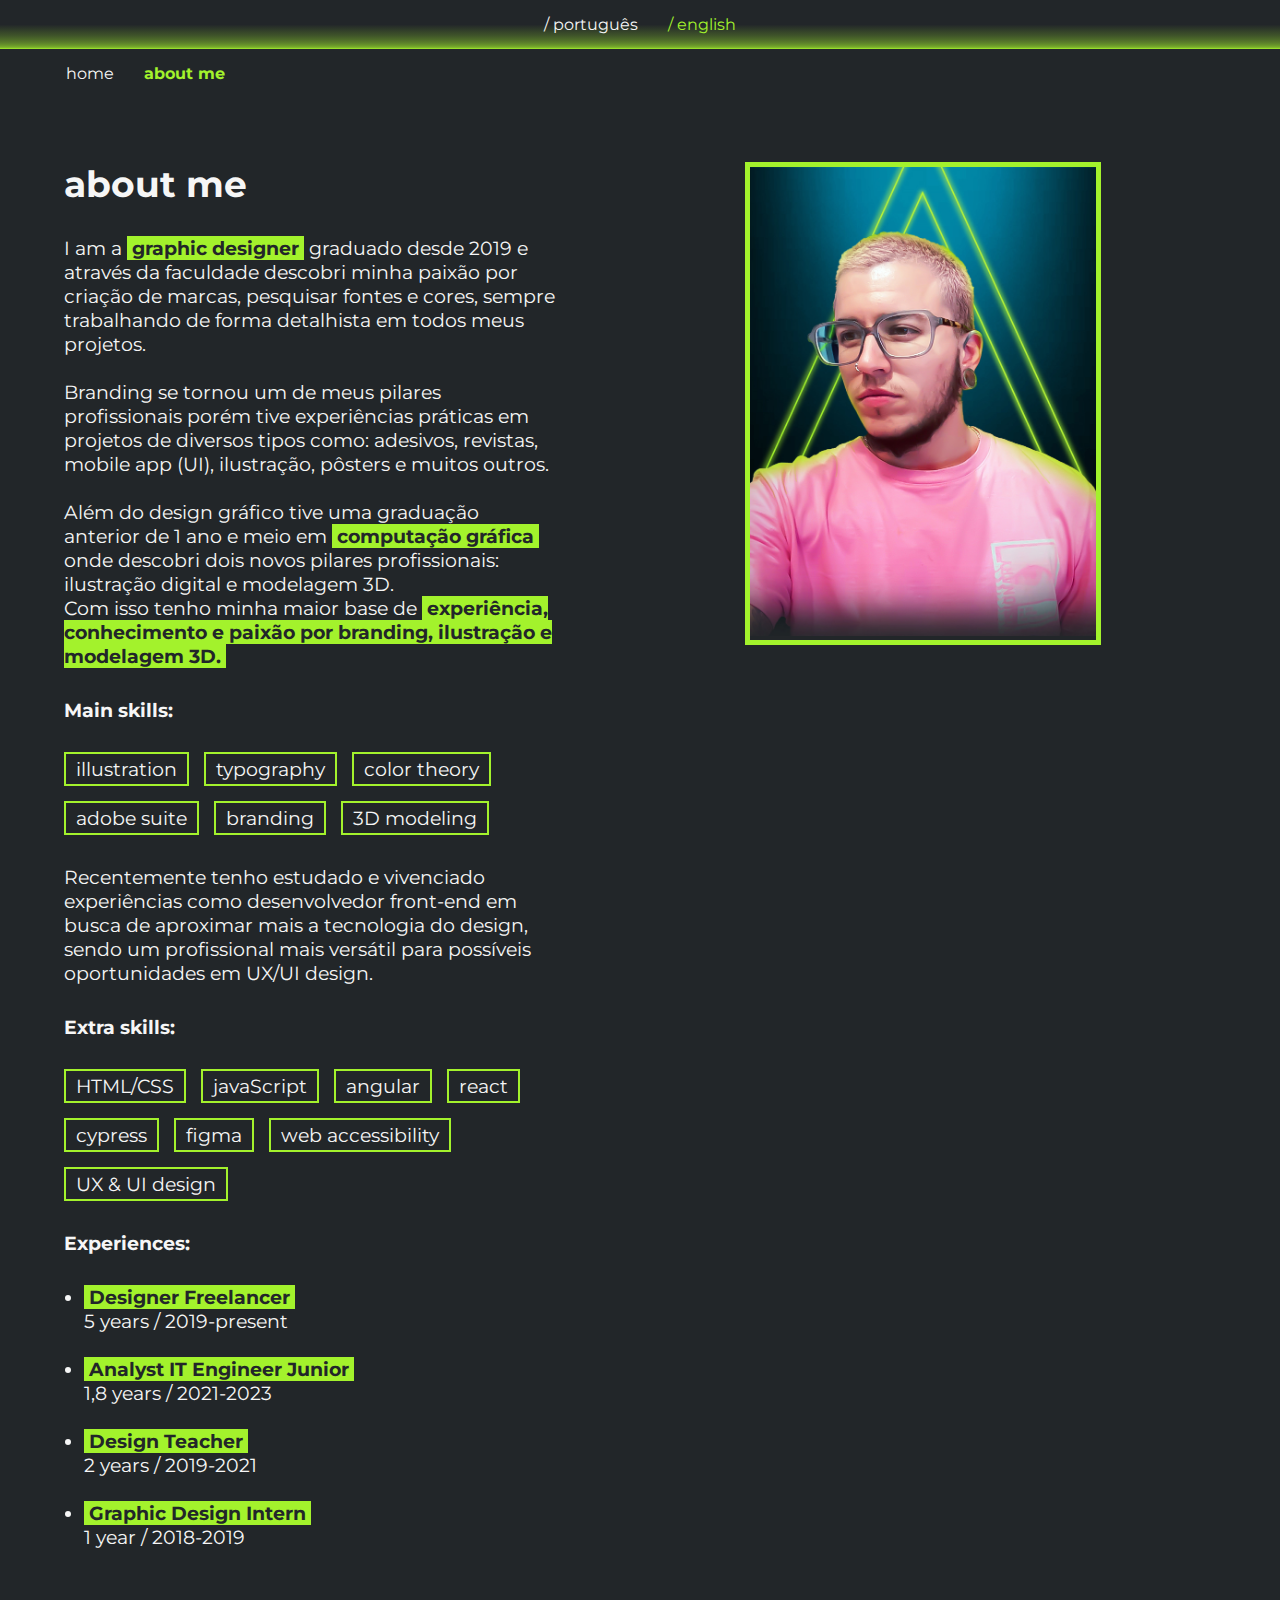
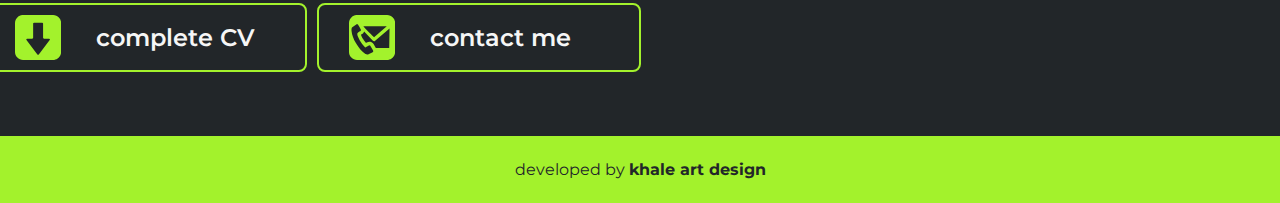
<file: pages/english/about-me/about-me.html>
<!DOCTYPE html>
<html lang="pt-br">
<head>
    <meta charset="UTF-8">
    <meta http-equiv="X-UA-Compatible" content="IE=edge">
    <meta name="viewport" content="width=device-width, initial-scale=1.0">
    <title>sobre mim</title>
    <link rel="shortcut icon" type="image/png" href="/assets/favicon.png">
    <link rel="stylesheet" href="/pages/english/about-me/about-me.css">
</head>
<body>
    <header class="cabecalho">
        <nav class="idioma_language">
            <a class="idioma_exibicao" href="/pages/sobre-mim/sobre-mim.html">/ português</a>
            <p class="idioma_selecionado">/ english</p>
        </nav>
        <nav class="cabecalho__menu">
            <a class="item__menu" href="/pages/english/home/index-english.html">home</a>
            <p class="item__menu_selecionado">about me</p>
        </nav>
    </header>

    <main class="sobre-mim">
        <section class="sobre-mim__conteudo">
            <h1 class="sobre-mim__conteudo__titulo">about me</h1>
            <p class="sobre-mim__conteudo__texto">I am a <strong class="destaque-paragrafo">graphic designer</strong> graduado desde 2019 e através da faculdade descobri minha paixão por criação de marcas, pesquisar fontes e cores, sempre trabalhando de forma detalhista em todos meus projetos.<br><br> Branding se tornou um de meus pilares profissionais porém tive experiências práticas em projetos de diversos tipos como: adesivos, revistas, mobile app (UI), ilustração, pôsters e muitos outros. <br><br> Além do design gráfico tive uma graduação anterior de 1 ano e meio em <strong class="destaque-paragrafo">computação gráfica</strong> onde descobri dois novos pilares profissionais: ilustração digital e modelagem 3D.<br>Com isso tenho minha maior base de <strong class="destaque-paragrafo">experiência, conhecimento e paixão por branding, ilustração e modelagem 3D.</strong></p>
            <h2 class="botao__titulo">Main skills:</h2>
            <div class="skills">
                <p class="skills_sobre-mim">illustration</p>
                <p class="skills_sobre-mim">typography</p>
                <p class="skills_sobre-mim">color theory</p>
                <p class="skills_sobre-mim">adobe suite</p>
                <p class="skills_sobre-mim">branding</p>
                <p class="skills_sobre-mim">3D modeling</p>
            </div>
            <p class="sobre-mim__conteudo__texto">Recentemente tenho estudado e vivenciado experiências como desenvolvedor front-end em busca de aproximar mais a tecnologia do design, sendo um profissional mais versátil para possíveis oportunidades em UX/UI design.</p>
            <h2 class="botao__titulo">Extra skills:</h2>
            <div class="skills">
                <p class="skills_sobre-mim">HTML/CSS</p>
                <p class="skills_sobre-mim">javaScript</p>
                <p class="skills_sobre-mim">angular</p>
                <p class="skills_sobre-mim">react</p>
                <p class="skills_sobre-mim">cypress</p>
                <p class="skills_sobre-mim">figma</p>
                <p class="skills_sobre-mim">web accessibility</p>
                <p class="skills_sobre-mim">UX & UI design</p>
            </div>
            <h2 class="botao__titulo">Experiences:</h2>
            <ul>
                <li><strong class="destaque-paragrafo">Designer Freelancer</strong><br> 5 years / 2019-present</li><br>
                <li><strong class="destaque-paragrafo">Analyst IT Engineer Junior</strong><br> 1,8 years / 2021-2023</li><br>
                <li><strong class="destaque-paragrafo">Design Teacher</strong><br> 2 years / 2019-2021</li><br>
                <li><strong class="destaque-paragrafo">Graphic Design Intern</strong><br> 1 year / 2018-2019</li><br>
            </ul>
            <div class="botao_curriculo">
                <a class="botao__individual" href="/assets/download/CV Khale Landvoigt Tassinari.pdf" target="_blank">
                    <svg id="download_logo" data-name="Layer 1" xmlns="http://www.w3.org/2000/svg" viewBox="0 0 29 28.27">
                        <path d="m28.92,4.19c-.19-1.01-.65-1.89-1.36-2.63-.46-.48-1-.85-1.6-1.12C25.32.16,24.66,0,23.97,0,17.68,0,11.4,0,5.12,0c-.17,0-.35,0-.52.03-1.15.12-2.15.58-2.99,1.37-.5.46-.88,1.01-1.16,1.63C.16,3.68,0,4.36,0,5.08,0,11.07,0,17.07,0,23.07c0,.15,0,.29.02.44.03.6.18,1.16.42,1.71.25.57.6,1.08,1.04,1.53.46.47.99.83,1.59,1.09.63.27,1.28.43,1.96.43,3.15,0,6.31,0,9.46,0s6.27,0,9.41,0c.24,0,.49-.02.73-.05,1.06-.16,1.98-.61,2.76-1.35.49-.46.87-1,1.14-1.61.3-.66.45-1.35.45-2.08,0-6.01,0-12.02,0-18.04,0-.32-.02-.64-.08-.96Zm-7.12,11.54l-6.86,9.05c-.22.29-.65.29-.87,0l-6.86-9.05c-.27-.36-.02-.88.44-.88h3.2c.3,0,.55-.24.55-.55V5.4c0-.3.24-.55.55-.55h5.14c.3,0,.55.24.55.55v8.91c0,.3.24.55.55.55h3.2c.45,0,.71.52.44.88Z"/>
                    </svg>
                    complete CV
                </a>
                <a class="botao__individual" href="mailto:hello@khaleartdesign.com.br">
                    <svg id="download_logo" data-name="Layer 1" xmlns="http://www.w3.org/2000/svg" viewBox="0 0 29 28.27">
                        <path d="m28.92,4.19c-.19-1.01-.65-1.89-1.36-2.63-.46-.48-1-.85-1.6-1.12C25.32.16,24.66,0,23.97,0,17.68,0,11.4,0,5.12,0c-.17,0-.35,0-.52.03-1.15.12-2.15.58-2.99,1.37-.5.46-.88,1.01-1.16,1.63C.16,3.68,0,4.36,0,5.08,0,11.07,0,17.07,0,23.07c0,.15,0,.29.02.44.03.59.18,1.16.42,1.71.25.57.6,1.08,1.04,1.53.46.47.99.83,1.59,1.09.63.27,1.28.43,1.96.43,3.15,0,6.31,0,9.46,0s6.27,0,9.41,0c.24,0,.49-.02.73-.05,1.06-.16,1.98-.61,2.76-1.35.49-.46.87-1,1.14-1.61.3-.66.45-1.35.45-2.08,0-6.01,0-12.02,0-18.04,0-.32-.02-.64-.08-.96Zm-5.19,2.92l-7.99,6.85s-6.38-5.98-6.71-6.85h14.7Zm-9.13,16.41c-.23.12-.47.22-.71.32-.44.19-.9.38-1.31.67-.1.07-.21.13-.31.17l-.09.04c-.06.03-.13.05-.19.07-.03,0-.06.02-.1.02-.06.01-.12.02-.2.03h-.06s-.04,0-.04,0h-.06s-.03,0-.03,0c-.07,0-.13,0-.2-.02-.04,0-.08-.02-.12-.03-.07-.02-.14-.04-.23-.07-.03-.01-.07-.02-.1-.04-.08-.03-.16-.07-.24-.11l-.06-.03-.05-.03c-.12-.07-.24-.14-.37-.22-2.15-1.43-3.91-3.43-5.71-6.5-1.63-2.79-2.52-5.21-2.79-7.63-.04-.37-.06-.67-.06-.95,0-.99.26-1.51.94-1.85.49-.24.92-.56,1.33-.87.23-.17.45-.34.69-.49.1-.07.21-.12.35-.17l.05-.02c.08-.03.16-.04.22-.04h.01s.04,0,.04,0c.03,0,.06,0,.14.03.03.01.06.03.09.04.02.01.04.02.05.03.04.03.07.06.1.09l.05.05h0c.06.07.12.15.17.24.53.86,1.05,1.76,1.54,2.67.12.23.18.42.18.58,0,.13-.06.34-.46.63-.03.02-.07.04-.1.06-.04.02-.08.04-.13.08-1.87,1.19-1.96,1.49-1.1,3.5.62,1.45,1.3,2.71,2.08,3.85.24.35.47.66.7.95.45.57.9,1.08,1.39,1.55l.28.27.34-.19.55-.3c.39-.21.77-.42,1.15-.62.13-.07.26-.12.43-.17.1-.03.18-.04.23-.04h.02s.08.01.16.04c.03.01.06.03.09.05.02.01.03.02.05.04.04.03.07.07.11.1l.05.05h0c.06.08.13.16.19.27.39.65.76,1.3,1.12,1.94.06.1.11.2.17.3.07.12.14.23.2.35.17.31.23.56.17.74-.06.19-.26.38-.61.55Zm10.66-2.82l-8.35.08s-.04-.07-.06-.1c-.05-.09-.1-.17-.15-.26-.35-.62-.74-1.32-1.15-2-.84-1.38-1.91-1.67-2.66-1.67-.55,0-1.11.15-1.73.47-.17.09-.34.18-.51.27-.06-.07-.11-.13-.17-.2,0,0-1.3-1.7-2.26-3.18-.18-.37-.36-.76-.53-1.16-.1-.23-.17-.41-.22-.54.13-.09.29-.2.51-.34l.05-.03c.1-.06.18-.11.26-.16.73-.51,1.07-1.09,1.23-1.59l5.5,5.93c.19.17.45.26.71.26.24,0,.46-.07.64-.2h.01s.06-.05.06-.05l4.58-3.99.03.05,4.41-3.78-.19,12.21Z"/>
                    </svg>
                    contact me
                </a>
            </div>
        </section>
        <div class="imagem_perfil">
            <img class="sobre-mim__imagem" src="/assets/khale landvoigt.jpg" alt="perfil khale landvoigt">
        </div>
    </main>

    <footer class="rodape">
        <p>developed by <strong>khale art design</strong></p>
    </footer>
</body>
</html>

<!-- 
É importante que nessa página currículo você adicione uma imagem sua e crie pelo menos uma lista HTML, que contenha suas experiências de trabalho ou estudos.

Além disso, pode ser interessante adicionar outros projetos caso você tenha. -->
</file>
<file: style.css>
@import url('https://fonts.googleapis.com/css2?family=Montserrat:wght@900&display=swap');
@import url('https://fonts.googleapis.com/css2?family=Montserrat&display=swap');
@import url('https://fonts.googleapis.com/css2?family=Krona+One&display=swap');

:root {
    --cor-primaria: #F6F6F6;
    --cor-secundaria: #A3F22C;
    --cor-base-escura: #222629;
    --cor-secundaria-escura: #6BA802;
    --cor-terciaria: #1691B2;
    --cor-terciaria-escura: #014872;



    --fonte-base: 'Montserrat', sans-serif;
}
/* bloco de declaração de variáveis :root  7fc1c6 */

* {
    margin: 0;
    padding: 0;
}

body {
    background-color: var(--cor-base-escura);
    color: var(--cor-primaria);
    /* height: 100vh; deixava a altura maxima do tamanho da tela */
    box-sizing: border-box;
}

/* header {
    display: inline;
} */


.item__menu {
    font-family: var(--fonte-base);
    font-weight: 400;
    color: var(--cor-primaria);
    padding: 15px;
    text-decoration: none;
}

.item__menu:hover {
    color: var(--cor-secundaria);
}

.item__menu_selecionado {
    font-weight: 700;
    color: var(--cor-secundaria);
    text-decoration: none;
    font-family: var(--fonte-base);
    padding: 15px;
    cursor: default;
}

.idioma_language {
    display: flex;
    /* justify-content: left; */
    justify-content: center;
    background: linear-gradient(to top, var(--cor-secundaria),10%,var(--cor-base-escura)50%);
}

.idioma_exibicao {
    font-family: var(--fonte-base);
    color: var(--cor-primaria);
    text-decoration: none;
    padding: 15px;
}

.idioma_exibicao:hover {
    color: var(--cor-secundaria);
}

.idioma_selecionado {
    font-family: var(--fonte-base);
    color: var(--cor-secundaria);
    text-decoration: none;
    padding: 15px;
    cursor: default;
}

.cabecalho__menu {
    display: flex;
    justify-content: left;
    margin-left: 4%;
}


.titulo-destaque {
    color: var(--cor-secundaria);
}

.destaque-paragrafo {
    background-color: var(--cor-secundaria);
    color: var(--cor-base-escura);
    padding-left: 5px;
    padding-right: 5px;
    font-kerning: 5px;
}

.apresentacao {
    padding: 5%;
    display: flex;
    align-items: center;
    justify-content: space-between;
    gap: 82px;
}

.apresentacao__conteudo {
    width: 43%;
    display: flex;
    flex-direction: column;
    gap: 30px;
}

.apresentacao__conteudo__titulo {
    font-size: 2.25rem;
    font-family: var(--fonte-base);
    cursor: default;
}

.apresentacao__conteudo__texto {
    font-size: 1.2rem;
    font-family: var(--fonte-base);
    cursor: default;
}

.apresentacao__botoes {
    display: flex;
    flex-direction: column;
    align-items: center;
    gap: 32px;
    justify-content: space-between;
    margin-top: 10%;
}

.botao__titulo {
    font-family: var(--fonte-base);
    font-weight: 700;
    font-size: 1.2rem;
}

.apresentacao__imagem {
    max-width: 40%;
    height: auto;
    align-self: flex-start;
}

.botao__individual {
    /* background-color: #7fc1c6; */
    width: 320px;
    text-align: left;
    border-radius: 8px;
    font-size: 1.5rem;
    font-family: var(--fonte-base);
    font-weight: 600;
    padding: 10px 0px;
    color: var(--cor-primaria);
    text-decoration: none;
    border: 2px solid var(--cor-secundaria);
    display: flex;
    justify-content: left;
    align-items: center;
    gap: 15px ;

}

svg {
    fill: var(--cor-secundaria);
    height: 45px;
    margin-right: 20px;
    margin-left: 30px;
}


.botao__individual:hover {
    background-color: var(--cor-secundaria);
    color: var(--cor-base-escura);
}

.botao__individual:hover svg {
    fill: var(--cor-base-escura);
}

.rodape {
    padding: 24px;;
    color: var(--cor-base-escura);
    background-color: var(--cor-secundaria);
    text-align: center;
    font-family: var(--fonte-base);
    cursor: default;
}

@media (max-width: 480px) {
    /* media querie tamanho celular */
    .cabecalho__menu {
        justify-content: center;
        margin-left: none;
        margin-top: 3%;
        font-size: 1.2rem;
        gap: 10%;
    }
    
    .apresentacao {
        flex-direction: column-reverse;
        gap: 10px;
        padding-top: 0;
    }

    .apresentacao__imagem {
        align-self: center;
        min-width: 60%;
    }

    .apresentacao__conteudo {
        width: 95%;
    }
}

@media (min-width: 480px ) and (max-width: 800px) {
    /* media querie tamanho minimo celular até max tablet */
    .cabecalho__menu {
        justify-content: center;
        margin-left: none;
        margin-top: 3%;
        font-size: 1.2rem;
        gap: 10%;
    }

    .apresentacao__imagem {
        align-self: center;
        /* max-width: 40%; */
        min-width: 45%;

    }
    
    .apresentacao {
        flex-direction: column-reverse;
        padding-top: 0;
        gap: 10px;
    }

    .apresentacao__conteudo {
        width: auto;

    }

}
</file>
<file: pages/sobre-mim.css>
@import url('https://fonts.googleapis.com/css2?family=Montserrat:wght@900&display=swap');
@import url('https://fonts.googleapis.com/css2?family=Montserrat&display=swap');
@import url('https://fonts.googleapis.com/css2?family=Krona+One&display=swap');

:root {
    --cor-primaria: #F6F6F6;
    --cor-secundaria: #A3F22C;
    --cor-base-escura: #222629;
    --cor-secundaria-escura: #6BA802;
    --cor-terciaria: #1691B2;
    --cor-terciaria-escura: #014872;



    --fonte-base: 'Montserrat', sans-serif;
}
/* bloco de declaração de variáveis :root  7fc1c6 */

* {
    margin: 0;
    padding: 0;
}

body {
    background-color: var(--cor-base-escura);
    color: var(--cor-primaria);
    /* height: 100vh; deixava a altura maxima do tamanho da tela */
    box-sizing: border-box;
}

/* header {
    display: inline;
} */


.item__menu {
    font-family: var(--fonte-base);
    font-weight: 400;
    color: var(--cor-primaria);
    padding: 15px;
    text-decoration: none;
}

.item__menu:hover {
    color: var(--cor-secundaria);
}

.item__menu_selecionado {
    font-weight: 700;
    color: var(--cor-secundaria);
    text-decoration: none;
    font-family: var(--fonte-base);
    padding: 15px;
    cursor: default;
}

.idioma_language {
    display: flex;
    /* justify-content: left; */
    justify-content: center;
    background: linear-gradient(to top, var(--cor-secundaria),10%,var(--cor-base-escura)50%);
}

.idioma_exibicao {
    font-family: var(--fonte-base);
    color: var(--cor-primaria);
    text-decoration: none;
    padding: 15px;
}

.idioma_exibicao:hover {
    color: var(--cor-secundaria);
}

.idioma_selecionado {
    font-family: var(--fonte-base);
    color: var(--cor-secundaria);
    text-decoration: none;
    padding: 15px;
    cursor: default;
}

.cabecalho__menu {
    display: flex;
    justify-content: left;
    margin-left: 4%;
}


.titulo-destaque {
    color: var(--cor-secundaria);
}

.destaque-paragrafo {
    background-color: var(--cor-secundaria);
    color: var(--cor-base-escura);
    padding-left: 5px;
    padding-right: 5px;
    font-kerning: 5px;
}

.sobre-mim {
    padding: 5%;
    display: flex;
    align-items: center;
    justify-content: space-between;
    gap: 82px;
}

.sobre-mim__conteudo {
    width: 43%;
    display: flex;
    flex-direction: column;
    gap: 30px;
}

.sobre-mim__conteudo__titulo {
    font-size: 2.25rem;
    font-family: var(--fonte-base);
    cursor: default;
}

.sobre-mim__conteudo__texto {
    font-size: 1.2rem;
    font-family: var(--fonte-base);
    cursor: default;
}

.skills {
    font-size: 1.2rem;
    font-family: var(--fonte-base);
    cursor: default;
    display: flex;
    flex-wrap: wrap;
    gap: 15px;
}

.skills_sobre-mim {
    border-style: solid;
    border-color: var(--cor-secundaria) ;
    border-width: 2px;
    padding-left: 10px;
    padding-right: 10px;
    padding-top: 3px;
    padding-bottom: 3px;
}

ul{
    font-size: 1.2rem;
    font-family: var(--fonte-base);
    cursor: default;
}

li{
    margin-left: 4%;
}

.sobre-mim__botoes {
    display: flex;
    flex-direction: column;
    align-items: center;
    gap: 32px;
    justify-content: space-between;
    margin-top: 10%;
}

.botao__titulo {
    font-family: var(--fonte-base);
    font-weight: 700;
    font-size: 1.2rem;
}

.sobre-mim__imagem {
    width: 100%;
    height: auto;
}

.imagem_perfil {
    margin-right: 10%;
    max-width: 30%;
    height: auto;
    border-style: solid;
    border-width: 5px;
    border-color: var(--cor-secundaria);
    align-self: flex-start;
}

.botao__individual {
    /* background-color: #7fc1c6; */
    width: 320px;
    text-align: left;
    border-radius: 8px;
    font-size: 1.5rem;
    font-family: var(--fonte-base);
    font-weight: 600;
    padding: 10px 0px;
    color: var(--cor-primaria);
    text-decoration: none;
    border: 2px solid var(--cor-secundaria);
    display: flex;
    justify-content: left;
    align-items: center;
    gap: 15px ;

}

svg {
    fill: var(--cor-secundaria);
    height: 45px;
    margin-right: 20px;
    margin-left: 30px;
}


.botao__individual:hover {
    background-color: var(--cor-secundaria);
    color: var(--cor-base-escura);
}

.botao__individual:hover svg {
    fill: var(--cor-base-escura);
}

.botao_curriculo {
    align-self: center;
    display: flex;
    gap: 10px;
}

.rodape {
    padding: 24px;;
    color: var(--cor-base-escura);
    background-color: var(--cor-secundaria);
    text-align: center;
    font-family: var(--fonte-base);
    cursor: default;
}

@media (max-width: 480px) {
    /* media querie tamanho celular */
    .cabecalho__menu {
        justify-content: center;
        margin-left: none;
        margin-top: 3%;
        font-size: 1.2rem;
        gap: 10%;
    }

    .sobre-mim {
        flex-direction: column-reverse;
        gap: 30px;
        padding-top: 2%;
    }

    .imagem_perfil {
        align-self: center;
        min-width: 70%;
        margin-right: 0;
    }

    .sobre-mim__conteudo {
        width: 96%;
    }

    .botao_curriculo {
        flex-direction: column-reverse;
    }
}

@media (min-width: 480px ) and (max-width: 800px) {
    /* media querie tamanho minimo celular até max tablet */
    .cabecalho__menu {
        justify-content: center;
        margin-left: none;
        margin-top: 3%;
        font-size: 1.2rem;
        gap: 10%;
    }

    .imagem_perfil {
        align-self: center;
        /* max-width: 40%; */
        min-width: 45%;

    }
    
    .sobre-mim {
        flex-direction: column-reverse;
        padding-top: 0;
        gap: 10px;
    }

    .sobre-mim__conteudo {
        width: auto;

    }

}
</file>
<file: pages/english/about-me.css>
@import url('https://fonts.googleapis.com/css2?family=Montserrat:wght@900&display=swap');
@import url('https://fonts.googleapis.com/css2?family=Montserrat&display=swap');
@import url('https://fonts.googleapis.com/css2?family=Krona+One&display=swap');

:root {
    --cor-primaria: #F6F6F6;
    --cor-secundaria: #A3F22C;
    --cor-base-escura: #222629;
    --cor-secundaria-escura: #6BA802;
    --cor-terciaria: #1691B2;
    --cor-terciaria-escura: #014872;



    --fonte-base: 'Montserrat', sans-serif;
}
/* bloco de declaração de variáveis :root  7fc1c6 */

* {
    margin: 0;
    padding: 0;
}

body {
    background-color: var(--cor-base-escura);
    color: var(--cor-primaria);
    /* height: 100vh; deixava a altura maxima do tamanho da tela */
    box-sizing: border-box;
}

/* header {
    display: inline;
} */


.item__menu {
    font-family: var(--fonte-base);
    font-weight: 400;
    color: var(--cor-primaria);
    padding: 15px;
    text-decoration: none;
}

.item__menu:hover {
    color: var(--cor-secundaria);
}

.item__menu_selecionado {
    font-weight: 700;
    color: var(--cor-secundaria);
    text-decoration: none;
    font-family: var(--fonte-base);
    padding: 15px;
    cursor: default;
}

.idioma_language {
    display: flex;
    /* justify-content: left; */
    justify-content: center;
    background: linear-gradient(to top, var(--cor-secundaria),10%,var(--cor-base-escura)50%);
}

.idioma_exibicao {
    font-family: var(--fonte-base);
    color: var(--cor-primaria);
    text-decoration: none;
    padding: 15px;
}

.idioma_exibicao:hover {
    color: var(--cor-secundaria);
}

.idioma_selecionado {
    font-family: var(--fonte-base);
    color: var(--cor-secundaria);
    text-decoration: none;
    padding: 15px;
    cursor: default;
}

.cabecalho__menu {
    display: flex;
    justify-content: left;
    margin-left: 4%;
}


.titulo-destaque {
    color: var(--cor-secundaria);
}

.destaque-paragrafo {
    background-color: var(--cor-secundaria);
    color: var(--cor-base-escura);
    padding-left: 5px;
    padding-right: 5px;
    font-kerning: 5px;
}

.sobre-mim {
    padding: 5%;
    display: flex;
    align-items: center;
    justify-content: space-between;
    gap: 82px;
}

.sobre-mim__conteudo {
    width: 43%;
    display: flex;
    flex-direction: column;
    gap: 30px;
}

.sobre-mim__conteudo__titulo {
    font-size: 2.25rem;
    font-family: var(--fonte-base);
    cursor: default;
}

.sobre-mim__conteudo__texto {
    font-size: 1.2rem;
    font-family: var(--fonte-base);
    cursor: default;
}

.skills {
    font-size: 1.2rem;
    font-family: var(--fonte-base);
    cursor: default;
    display: flex;
    flex-wrap: wrap;
    gap: 15px;
}

.skills_sobre-mim {
    border-style: solid;
    border-color: var(--cor-secundaria) ;
    border-width: 2px;
    padding-left: 10px;
    padding-right: 10px;
    padding-top: 3px;
    padding-bottom: 3px;
}

ul{
    font-size: 1.2rem;
    font-family: var(--fonte-base);
    cursor: default;
}

li{
    margin-left: 4%;
}

.sobre-mim__botoes {
    display: flex;
    flex-direction: column;
    align-items: center;
    gap: 32px;
    justify-content: space-between;
    margin-top: 10%;
}

.botao__titulo {
    font-family: var(--fonte-base);
    font-weight: 700;
    font-size: 1.2rem;
}

.sobre-mim__imagem {
    width: 100%;
    height: auto;
}

.imagem_perfil {
    margin-right: 10%;
    max-width: 30%;
    height: auto;
    border-style: solid;
    border-width: 5px;
    border-color: var(--cor-secundaria);
    align-self: flex-start;
}

.botao__individual {
    /* background-color: #7fc1c6; */
    width: 320px;
    text-align: left;
    border-radius: 8px;
    font-size: 1.5rem;
    font-family: var(--fonte-base);
    font-weight: 600;
    padding: 10px 0px;
    color: var(--cor-primaria);
    text-decoration: none;
    border: 2px solid var(--cor-secundaria);
    display: flex;
    justify-content: left;
    align-items: center;
    gap: 15px ;

}

svg {
    fill: var(--cor-secundaria);
    height: 45px;
    margin-right: 20px;
    margin-left: 30px;
}


.botao__individual:hover {
    background-color: var(--cor-secundaria);
    color: var(--cor-base-escura);
}

.botao__individual:hover svg {
    fill: var(--cor-base-escura);
}

.botao_curriculo {
    align-self: center;
    display: flex;
    gap: 10px;
}

.rodape {
    padding: 24px;;
    color: var(--cor-base-escura);
    background-color: var(--cor-secundaria);
    text-align: center;
    font-family: var(--fonte-base);
    cursor: default;
}

@media (max-width: 480px) {
    /* media querie tamanho celular */
    .cabecalho__menu {
        justify-content: center;
        margin-left: none;
        margin-top: 3%;
        font-size: 1.2rem;
        gap: 10%;
    }

    .sobre-mim {
        flex-direction: column-reverse;
        gap: 30px;
        padding-top: 2%;
    }

    .imagem_perfil {
        align-self: center;
        min-width: 70%;
        margin-right: 0;
    }

    .sobre-mim__conteudo {
        width: 96%;
    }

    .botao_curriculo {
        flex-direction: column-reverse;
    }
}

@media (min-width: 480px ) and (max-width: 800px) {
    /* media querie tamanho minimo celular até max tablet */
    .cabecalho__menu {
        justify-content: center;
        margin-left: none;
        margin-top: 3%;
        font-size: 1.2rem;
        gap: 10%;
    }

    .imagem_perfil {
        align-self: center;
        /* max-width: 40%; */
        min-width: 45%;

    }
    
    .sobre-mim {
        flex-direction: column-reverse;
        padding-top: 0;
        gap: 10px;
    }

    .sobre-mim__conteudo {
        width: auto;

    }

}
</file>
<file: pages/portugues/sobre-mim.css>
@import url('https://fonts.googleapis.com/css2?family=Montserrat:wght@900&display=swap');
@import url('https://fonts.googleapis.com/css2?family=Montserrat&display=swap');
@import url('https://fonts.googleapis.com/css2?family=Krona+One&display=swap');

:root {
    --cor-primaria: #F6F6F6;
    --cor-secundaria: #A3F22C;
    --cor-base-escura: #222629;
    --cor-secundaria-escura: #6BA802;
    --cor-terciaria: #1691B2;
    --cor-terciaria-escura: #014872;



    --fonte-base: 'Montserrat', sans-serif;
}
/* bloco de declaração de variáveis :root  7fc1c6 */

* {
    margin: 0;
    padding: 0;
}

body {
    background-color: var(--cor-base-escura);
    color: var(--cor-primaria);
    /* height: 100vh; deixava a altura maxima do tamanho da tela */
    box-sizing: border-box;
}

/* header {
    display: inline;
} */


.item__menu {
    font-family: var(--fonte-base);
    font-weight: 400;
    color: var(--cor-primaria);
    padding: 15px;
    text-decoration: none;
}

.item__menu:hover {
    color: var(--cor-secundaria);
}

.item__menu_selecionado {
    font-weight: 700;
    color: var(--cor-secundaria);
    text-decoration: none;
    font-family: var(--fonte-base);
    padding: 15px;
    cursor: default;
}

.idioma_language {
    display: flex;
    /* justify-content: left; */
    justify-content: center;
    background: linear-gradient(to top, var(--cor-secundaria),10%,var(--cor-base-escura)50%);
}

.idioma_exibicao {
    font-family: var(--fonte-base);
    color: var(--cor-primaria);
    text-decoration: none;
    padding: 15px;
}

.idioma_exibicao:hover {
    color: var(--cor-secundaria);
}

.idioma_selecionado {
    font-family: var(--fonte-base);
    color: var(--cor-secundaria);
    text-decoration: none;
    padding: 15px;
    cursor: default;
}

.cabecalho__menu {
    display: flex;
    justify-content: left;
    margin-left: 4%;
}


.titulo-destaque {
    color: var(--cor-secundaria);
}

.destaque-paragrafo {
    background-color: var(--cor-secundaria);
    color: var(--cor-base-escura);
    padding-left: 5px;
    padding-right: 5px;
    font-kerning: 5px;
}

.sobre-mim {
    padding: 5%;
    display: flex;
    align-items: center;
    justify-content: space-between;
    gap: 82px;
}

.sobre-mim__conteudo {
    width: 43%;
    display: flex;
    flex-direction: column;
    gap: 30px;
}

.sobre-mim__conteudo__titulo {
    font-size: 2.25rem;
    font-family: var(--fonte-base);
    cursor: default;
}

.sobre-mim__conteudo__texto {
    font-size: 1.2rem;
    font-family: var(--fonte-base);
    cursor: default;
}

.skills {
    font-size: 1.2rem;
    font-family: var(--fonte-base);
    cursor: default;
    display: flex;
    flex-wrap: wrap;
    gap: 15px;
}

.skills_sobre-mim {
    border-style: solid;
    border-color: var(--cor-secundaria) ;
    border-width: 2px;
    padding-left: 10px;
    padding-right: 10px;
    padding-top: 3px;
    padding-bottom: 3px;
}

ul{
    font-size: 1.2rem;
    font-family: var(--fonte-base);
    cursor: default;
}

li{
    margin-left: 4%;
}

.sobre-mim__botoes {
    display: flex;
    flex-direction: column;
    align-items: center;
    gap: 32px;
    justify-content: space-between;
    margin-top: 10%;
}

.botao__titulo {
    font-family: var(--fonte-base);
    font-weight: 700;
    font-size: 1.2rem;
}

.sobre-mim__imagem {
    width: 100%;
    height: auto;
}

.imagem_perfil {
    margin-right: 10%;
    max-width: 30%;
    height: auto;
    border-style: solid;
    border-width: 5px;
    border-color: var(--cor-secundaria);
    align-self: flex-start;
}

.botao__individual {
    /* background-color: #7fc1c6; */
    width: 320px;
    text-align: left;
    border-radius: 8px;
    font-size: 1.5rem;
    font-family: var(--fonte-base);
    font-weight: 600;
    padding: 10px 0px;
    color: var(--cor-primaria);
    text-decoration: none;
    border: 2px solid var(--cor-secundaria);
    display: flex;
    justify-content: left;
    align-items: center;
    gap: 15px ;

}

svg {
    fill: var(--cor-secundaria);
    height: 45px;
    margin-right: 20px;
    margin-left: 30px;
}


.botao__individual:hover {
    background-color: var(--cor-secundaria);
    color: var(--cor-base-escura);
}

.botao__individual:hover svg {
    fill: var(--cor-base-escura);
}

.botao_curriculo {
    align-self: center;
    display: flex;
    gap: 10px;
}

.rodape {
    padding: 24px;;
    color: var(--cor-base-escura);
    background-color: var(--cor-secundaria);
    text-align: center;
    font-family: var(--fonte-base);
    cursor: default;
}

@media (max-width: 480px) {
    /* media querie tamanho celular */
    .cabecalho__menu {
        justify-content: center;
        margin-left: none;
        margin-top: 3%;
        font-size: 1.2rem;
        gap: 10%;
    }

    .sobre-mim {
        flex-direction: column-reverse;
        gap: 30px;
        padding-top: 2%;
    }

    .imagem_perfil {
        align-self: center;
        min-width: 70%;
        margin-right: 0;
    }

    .sobre-mim__conteudo {
        width: 96%;
    }

    .botao_curriculo {
        flex-direction: column-reverse;
    }
}

@media (min-width: 480px ) and (max-width: 800px) {
    /* media querie tamanho minimo celular até max tablet */
    .cabecalho__menu {
        justify-content: center;
        margin-left: none;
        margin-top: 3%;
        font-size: 1.2rem;
        gap: 10%;
    }

    .imagem_perfil {
        align-self: center;
        /* max-width: 40%; */
        min-width: 45%;

    }
    
    .sobre-mim {
        flex-direction: column-reverse;
        padding-top: 0;
        gap: 10px;
    }

    .sobre-mim__conteudo {
        width: auto;

    }

}
</file>
<file: pages/sobre-mim/sobre-mim.css>
@import url('https://fonts.googleapis.com/css2?family=Montserrat:wght@900&display=swap');
@import url('https://fonts.googleapis.com/css2?family=Montserrat&display=swap');
@import url('https://fonts.googleapis.com/css2?family=Krona+One&display=swap');

:root {
    --cor-primaria: #F6F6F6;
    --cor-secundaria: #A3F22C;
    --cor-base-escura: #222629;
    --cor-secundaria-escura: #6BA802;
    --cor-terciaria: #1691B2;
    --cor-terciaria-escura: #014872;



    --fonte-base: 'Montserrat', sans-serif;
}
/* bloco de declaração de variáveis :root  7fc1c6 */

* {
    margin: 0;
    padding: 0;
}

body {
    background-color: var(--cor-base-escura);
    color: var(--cor-primaria);
    /* height: 100vh; deixava a altura maxima do tamanho da tela */
    box-sizing: border-box;
}

/* header {
    display: inline;
} */


.item__menu {
    font-family: var(--fonte-base);
    font-weight: 400;
    color: var(--cor-primaria);
    padding: 15px;
    text-decoration: none;
}

.item__menu:hover {
    color: var(--cor-secundaria);
}

.item__menu_selecionado {
    font-weight: 700;
    color: var(--cor-secundaria);
    text-decoration: none;
    font-family: var(--fonte-base);
    padding: 15px;
    cursor: default;
}

.idioma_language {
    display: flex;
    /* justify-content: left; */
    justify-content: center;
    background: linear-gradient(to top, var(--cor-secundaria),10%,var(--cor-base-escura)50%);
}

.idioma_exibicao {
    font-family: var(--fonte-base);
    color: var(--cor-primaria);
    text-decoration: none;
    padding: 15px;
}

.idioma_exibicao:hover {
    color: var(--cor-secundaria);
}

.idioma_selecionado {
    font-family: var(--fonte-base);
    color: var(--cor-secundaria);
    text-decoration: none;
    padding: 15px;
    cursor: default;
}

.cabecalho__menu {
    display: flex;
    justify-content: left;
    margin-left: 4%;
}


.titulo-destaque {
    color: var(--cor-secundaria);
}

.destaque-paragrafo {
    background-color: var(--cor-secundaria);
    color: var(--cor-base-escura);
    padding-left: 5px;
    padding-right: 5px;
    font-kerning: 5px;
}

.sobre-mim {
    padding: 5%;
    display: flex;
    align-items: center;
    justify-content: space-between;
    gap: 82px;
}

.sobre-mim__conteudo {
    width: 43%;
    display: flex;
    flex-direction: column;
    gap: 30px;
}

.sobre-mim__conteudo__titulo {
    font-size: 2.25rem;
    font-family: var(--fonte-base);
    cursor: default;
}

.sobre-mim__conteudo__texto {
    font-size: 1.2rem;
    font-family: var(--fonte-base);
    cursor: default;
}

.skills {
    font-size: 1.2rem;
    font-family: var(--fonte-base);
    cursor: default;
    display: flex;
    flex-wrap: wrap;
    gap: 15px;
}

.skills_sobre-mim {
    border-style: solid;
    border-color: var(--cor-secundaria) ;
    border-width: 2px;
    padding-left: 10px;
    padding-right: 10px;
    padding-top: 3px;
    padding-bottom: 3px;
}

ul{
    font-size: 1.2rem;
    font-family: var(--fonte-base);
    cursor: default;
}

li{
    margin-left: 4%;
}

.sobre-mim__botoes {
    display: flex;
    flex-direction: column;
    align-items: center;
    gap: 32px;
    justify-content: space-between;
    margin-top: 10%;
}

.botao__titulo {
    font-family: var(--fonte-base);
    font-weight: 700;
    font-size: 1.2rem;
}

.sobre-mim__imagem {
    width: 100%;
    height: auto;
}

.imagem_perfil {
    margin-right: 10%;
    max-width: 30%;
    height: auto;
    border-style: solid;
    border-width: 5px;
    border-color: var(--cor-secundaria);
    align-self: flex-start;
}

.botao__individual {
    /* background-color: #7fc1c6; */
    width: 320px;
    text-align: left;
    border-radius: 8px;
    font-size: 1.5rem;
    font-family: var(--fonte-base);
    font-weight: 600;
    padding: 10px 0px;
    color: var(--cor-primaria);
    text-decoration: none;
    border: 2px solid var(--cor-secundaria);
    display: flex;
    justify-content: left;
    align-items: center;
    gap: 15px ;

}

svg {
    fill: var(--cor-secundaria);
    height: 45px;
    margin-right: 20px;
    margin-left: 30px;
}


.botao__individual:hover {
    background-color: var(--cor-secundaria);
    color: var(--cor-base-escura);
}

.botao__individual:hover svg {
    fill: var(--cor-base-escura);
}

.botao_curriculo {
    align-self: center;
    display: flex;
    gap: 10px;
}

.rodape {
    padding: 24px;;
    color: var(--cor-base-escura);
    background-color: var(--cor-secundaria);
    text-align: center;
    font-family: var(--fonte-base);
    cursor: default;
}

@media (max-width: 480px) {
    /* media querie tamanho celular */
    .cabecalho__menu {
        justify-content: center;
        margin-left: none;
        margin-top: 3%;
        font-size: 1.2rem;
        gap: 10%;
    }

    .sobre-mim {
        flex-direction: column-reverse;
        gap: 30px;
        padding-top: 2%;
    }

    .imagem_perfil {
        align-self: center;
        min-width: 70%;
        margin-right: 0;
    }

    .sobre-mim__conteudo {
        width: 96%;
    }

    .botao_curriculo {
        flex-direction: column-reverse;
    }
}

@media (min-width: 480px ) and (max-width: 800px) {
    /* media querie tamanho minimo celular até max tablet */
    .cabecalho__menu {
        justify-content: center;
        margin-left: none;
        margin-top: 3%;
        font-size: 1.2rem;
        gap: 10%;
    }

    .imagem_perfil {
        align-self: center;
        /* max-width: 40%; */
        min-width: 45%;

    }
    
    .sobre-mim {
        flex-direction: column-reverse;
        padding-top: 0;
        gap: 10px;
    }

    .sobre-mim__conteudo {
        width: auto;

    }

}
</file>
<file: pages/english/about-me/about-me.css>
@import url('https://fonts.googleapis.com/css2?family=Montserrat:wght@900&display=swap');
@import url('https://fonts.googleapis.com/css2?family=Montserrat&display=swap');
@import url('https://fonts.googleapis.com/css2?family=Krona+One&display=swap');

:root {
    --cor-primaria: #F6F6F6;
    --cor-secundaria: #A3F22C;
    --cor-base-escura: #222629;
    --cor-secundaria-escura: #6BA802;
    --cor-terciaria: #1691B2;
    --cor-terciaria-escura: #014872;



    --fonte-base: 'Montserrat', sans-serif;
}
/* bloco de declaração de variáveis :root  7fc1c6 */

* {
    margin: 0;
    padding: 0;
}

body {
    background-color: var(--cor-base-escura);
    color: var(--cor-primaria);
    /* height: 100vh; deixava a altura maxima do tamanho da tela */
    box-sizing: border-box;
}

/* header {
    display: inline;
} */


.item__menu {
    font-family: var(--fonte-base);
    font-weight: 400;
    color: var(--cor-primaria);
    padding: 15px;
    text-decoration: none;
}

.item__menu:hover {
    color: var(--cor-secundaria);
}

.item__menu_selecionado {
    font-weight: 700;
    color: var(--cor-secundaria);
    text-decoration: none;
    font-family: var(--fonte-base);
    padding: 15px;
    cursor: default;
}

.idioma_language {
    display: flex;
    /* justify-content: left; */
    justify-content: center;
    background: linear-gradient(to top, var(--cor-secundaria),10%,var(--cor-base-escura)50%);
}

.idioma_exibicao {
    font-family: var(--fonte-base);
    color: var(--cor-primaria);
    text-decoration: none;
    padding: 15px;
}

.idioma_exibicao:hover {
    color: var(--cor-secundaria);
}

.idioma_selecionado {
    font-family: var(--fonte-base);
    color: var(--cor-secundaria);
    text-decoration: none;
    padding: 15px;
    cursor: default;
}

.cabecalho__menu {
    display: flex;
    justify-content: left;
    margin-left: 4%;
}


.titulo-destaque {
    color: var(--cor-secundaria);
}

.destaque-paragrafo {
    background-color: var(--cor-secundaria);
    color: var(--cor-base-escura);
    padding-left: 5px;
    padding-right: 5px;
    font-kerning: 5px;
}

.sobre-mim {
    padding: 5%;
    display: flex;
    align-items: center;
    justify-content: space-between;
    gap: 82px;
}

.sobre-mim__conteudo {
    width: 43%;
    display: flex;
    flex-direction: column;
    gap: 30px;
}

.sobre-mim__conteudo__titulo {
    font-size: 2.25rem;
    font-family: var(--fonte-base);
    cursor: default;
}

.sobre-mim__conteudo__texto {
    font-size: 1.2rem;
    font-family: var(--fonte-base);
    cursor: default;
}

.skills {
    font-size: 1.2rem;
    font-family: var(--fonte-base);
    cursor: default;
    display: flex;
    flex-wrap: wrap;
    gap: 15px;
}

.skills_sobre-mim {
    border-style: solid;
    border-color: var(--cor-secundaria) ;
    border-width: 2px;
    padding-left: 10px;
    padding-right: 10px;
    padding-top: 3px;
    padding-bottom: 3px;
}

ul{
    font-size: 1.2rem;
    font-family: var(--fonte-base);
    cursor: default;
}

li{
    margin-left: 4%;
}

.sobre-mim__botoes {
    display: flex;
    flex-direction: column;
    align-items: center;
    gap: 32px;
    justify-content: space-between;
    margin-top: 10%;
}

.botao__titulo {
    font-family: var(--fonte-base);
    font-weight: 700;
    font-size: 1.2rem;
}

.sobre-mim__imagem {
    width: 100%;
    height: auto;
}

.imagem_perfil {
    margin-right: 10%;
    max-width: 30%;
    height: auto;
    border-style: solid;
    border-width: 5px;
    border-color: var(--cor-secundaria);
    align-self: flex-start;
}

.botao__individual {
    /* background-color: #7fc1c6; */
    width: 320px;
    text-align: left;
    border-radius: 8px;
    font-size: 1.5rem;
    font-family: var(--fonte-base);
    font-weight: 600;
    padding: 10px 0px;
    color: var(--cor-primaria);
    text-decoration: none;
    border: 2px solid var(--cor-secundaria);
    display: flex;
    justify-content: left;
    align-items: center;
    gap: 15px ;

}

svg {
    fill: var(--cor-secundaria);
    height: 45px;
    margin-right: 20px;
    margin-left: 30px;
}


.botao__individual:hover {
    background-color: var(--cor-secundaria);
    color: var(--cor-base-escura);
}

.botao__individual:hover svg {
    fill: var(--cor-base-escura);
}

.botao_curriculo {
    align-self: center;
    display: flex;
    gap: 10px;
}

.rodape {
    padding: 24px;;
    color: var(--cor-base-escura);
    background-color: var(--cor-secundaria);
    text-align: center;
    font-family: var(--fonte-base);
    cursor: default;
}

@media (max-width: 480px) {
    /* media querie tamanho celular */
    .cabecalho__menu {
        justify-content: center;
        margin-left: none;
        margin-top: 3%;
        font-size: 1.2rem;
        gap: 10%;
    }

    .sobre-mim {
        flex-direction: column-reverse;
        gap: 30px;
        padding-top: 2%;
    }

    .imagem_perfil {
        align-self: center;
        min-width: 70%;
        margin-right: 0;
    }

    .sobre-mim__conteudo {
        width: 96%;
    }

    .botao_curriculo {
        flex-direction: column-reverse;
    }
}

@media (min-width: 480px ) and (max-width: 800px) {
    /* media querie tamanho minimo celular até max tablet */
    .cabecalho__menu {
        justify-content: center;
        margin-left: none;
        margin-top: 3%;
        font-size: 1.2rem;
        gap: 10%;
    }

    .imagem_perfil {
        align-self: center;
        /* max-width: 40%; */
        min-width: 45%;

    }
    
    .sobre-mim {
        flex-direction: column-reverse;
        padding-top: 0;
        gap: 10px;
    }

    .sobre-mim__conteudo {
        width: auto;

    }

}
</file>
